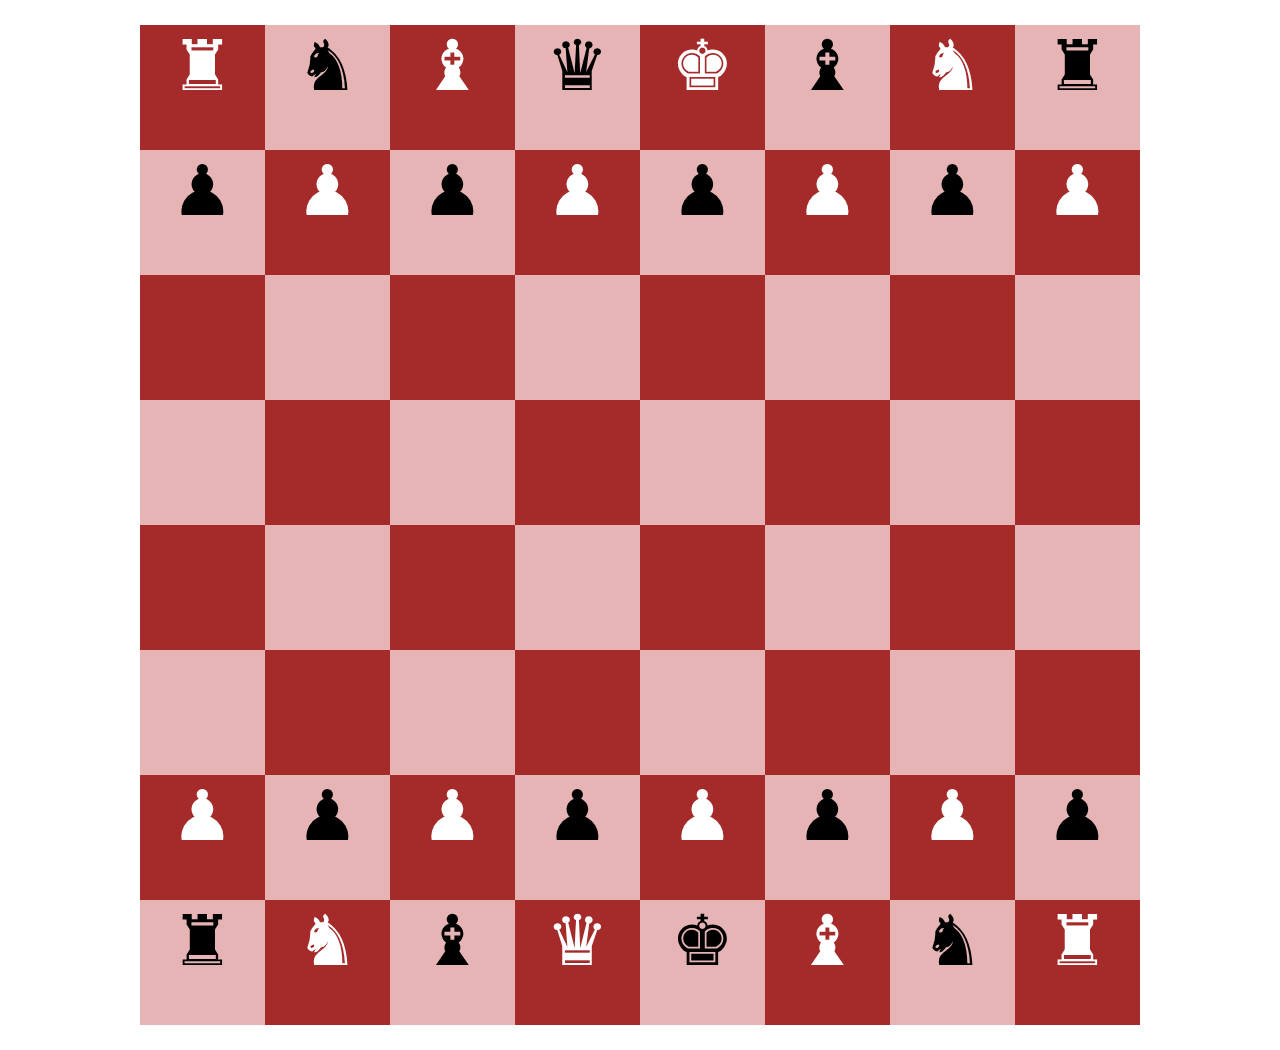
<file: chess/index.html>
<!DOCTYPE html>
<html lang="en">
<head>
    <meta charset="UTF-8">
    <meta name="viewport" content="width=device-width, initial-scale=1.0">
    <link rel="stylesheet" href="css/style.css">
    <title>Document</title>
</head>
<body>
    <section>
        <div class="container">
            <div class="chess">
                <div class="black">&#9820</div>
                <div class="white">&#9822</div>
                <div class="black">&#9821</div>
                <div class="white">&#9819</div>
                <div class="black">&#9818</div>
                <div class="white">&#9821</div>
                <div class="black">&#9822</div>
                <div class="white">&#9820</div>

                <div class="clear"></div> 

                <div class="white">&#9823</div> 
                <div class="black">&#9823</div> 
                <div class="white">&#9823</div> 
                <div class="black">&#9823</div> 
                <div class="white">&#9823</div> 
                <div class="black">&#9823</div> 
                <div class="white">&#9823</div> 
                <div class="black">&#9823</div>

                <div class="clear"></div> 

                <div class="black"></div>
                <div class="white"></div>
                <div class="black"></div>
                <div class="white"></div>
                <div class="black"></div>
                <div class="white"></div>
                <div class="black"></div>
                <div class="white"></div>

                <div class="clear"></div> 

                <div class="white"></div> 
                <div class="black"></div> 
                <div class="white"></div> 
                <div class="black"></div> 
                <div class="white"></div> 
                <div class="black"></div> 
                <div class="white"></div> 
                <div class="black"></div>

                <div class="clear"></div> 

                <div class="black"></div>
                <div class="white"></div>
                <div class="black"></div>
                <div class="white"></div>
                <div class="black"></div>
                <div class="white"></div>
                <div class="black"></div>
                <div class="white"></div>

                <div class="clear"></div>

                <div class="white"></div> 
                <div class="black"></div> 
                <div class="white"></div> 
                <div class="black"></div> 
                <div class="white"></div> 
                <div class="black"></div> 
                <div class="white"></div> 
                <div class="black"></div> 

                <div class="clear"></div> 

                <div class="black">&#9823</div>
                <div class="white">&#9823</div>
                <div class="black">&#9823</div>
                <div class="white">&#9823</div>
                <div class="black">&#9823</div>
                <div class="white">&#9823</div>
                <div class="black">&#9823</div>
                <div class="white">&#9823</div>

                <div class="clear"></div> 

                <div class="white">&#9820</div>
                <div class="black">&#9822</div>
                <div class="white">&#9821</div>
                <div class="black">&#9819</div>
                <div class="white">&#9818</div>
                <div class="black">&#9821</div>
                <div class="white">&#9822</div>
                <div class="black">&#9820</div>

                <div class="clear"></div> 
            </div>
        </div>
    </section>
</body>
</html>
</file>
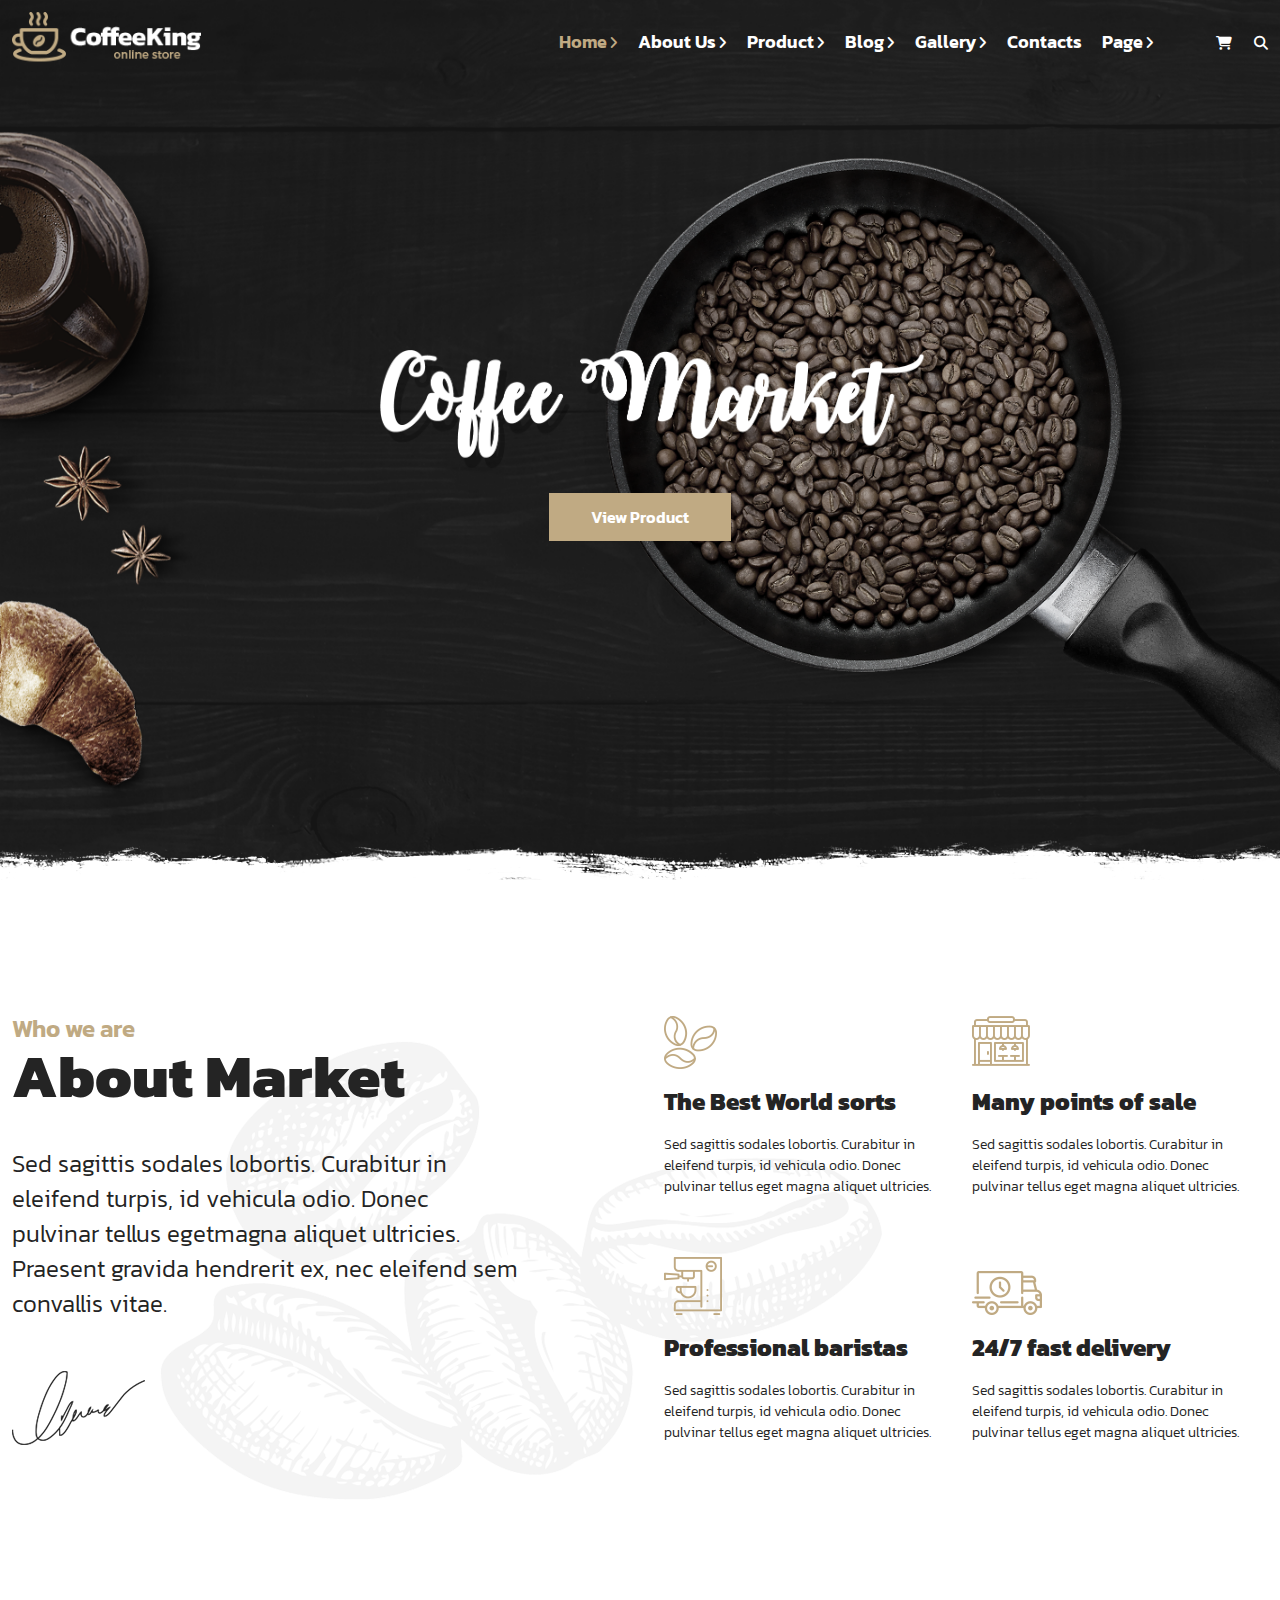
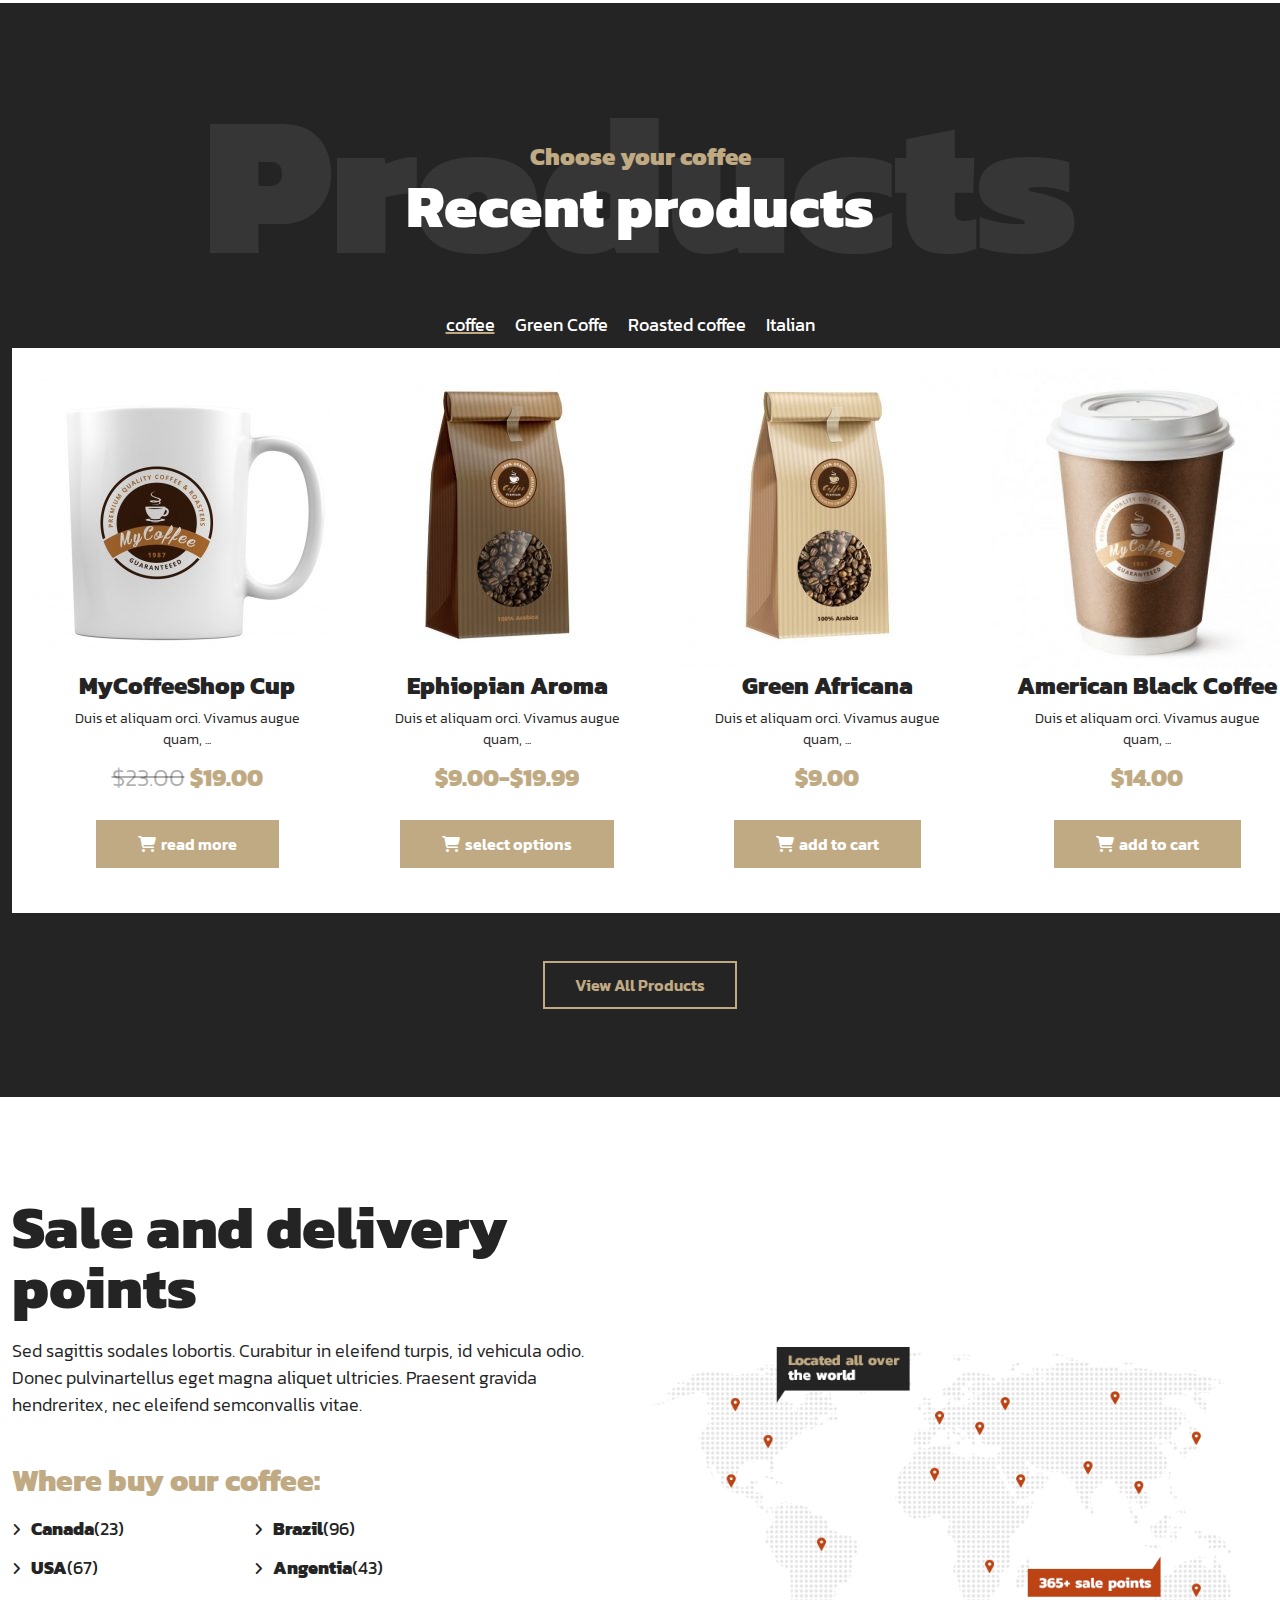
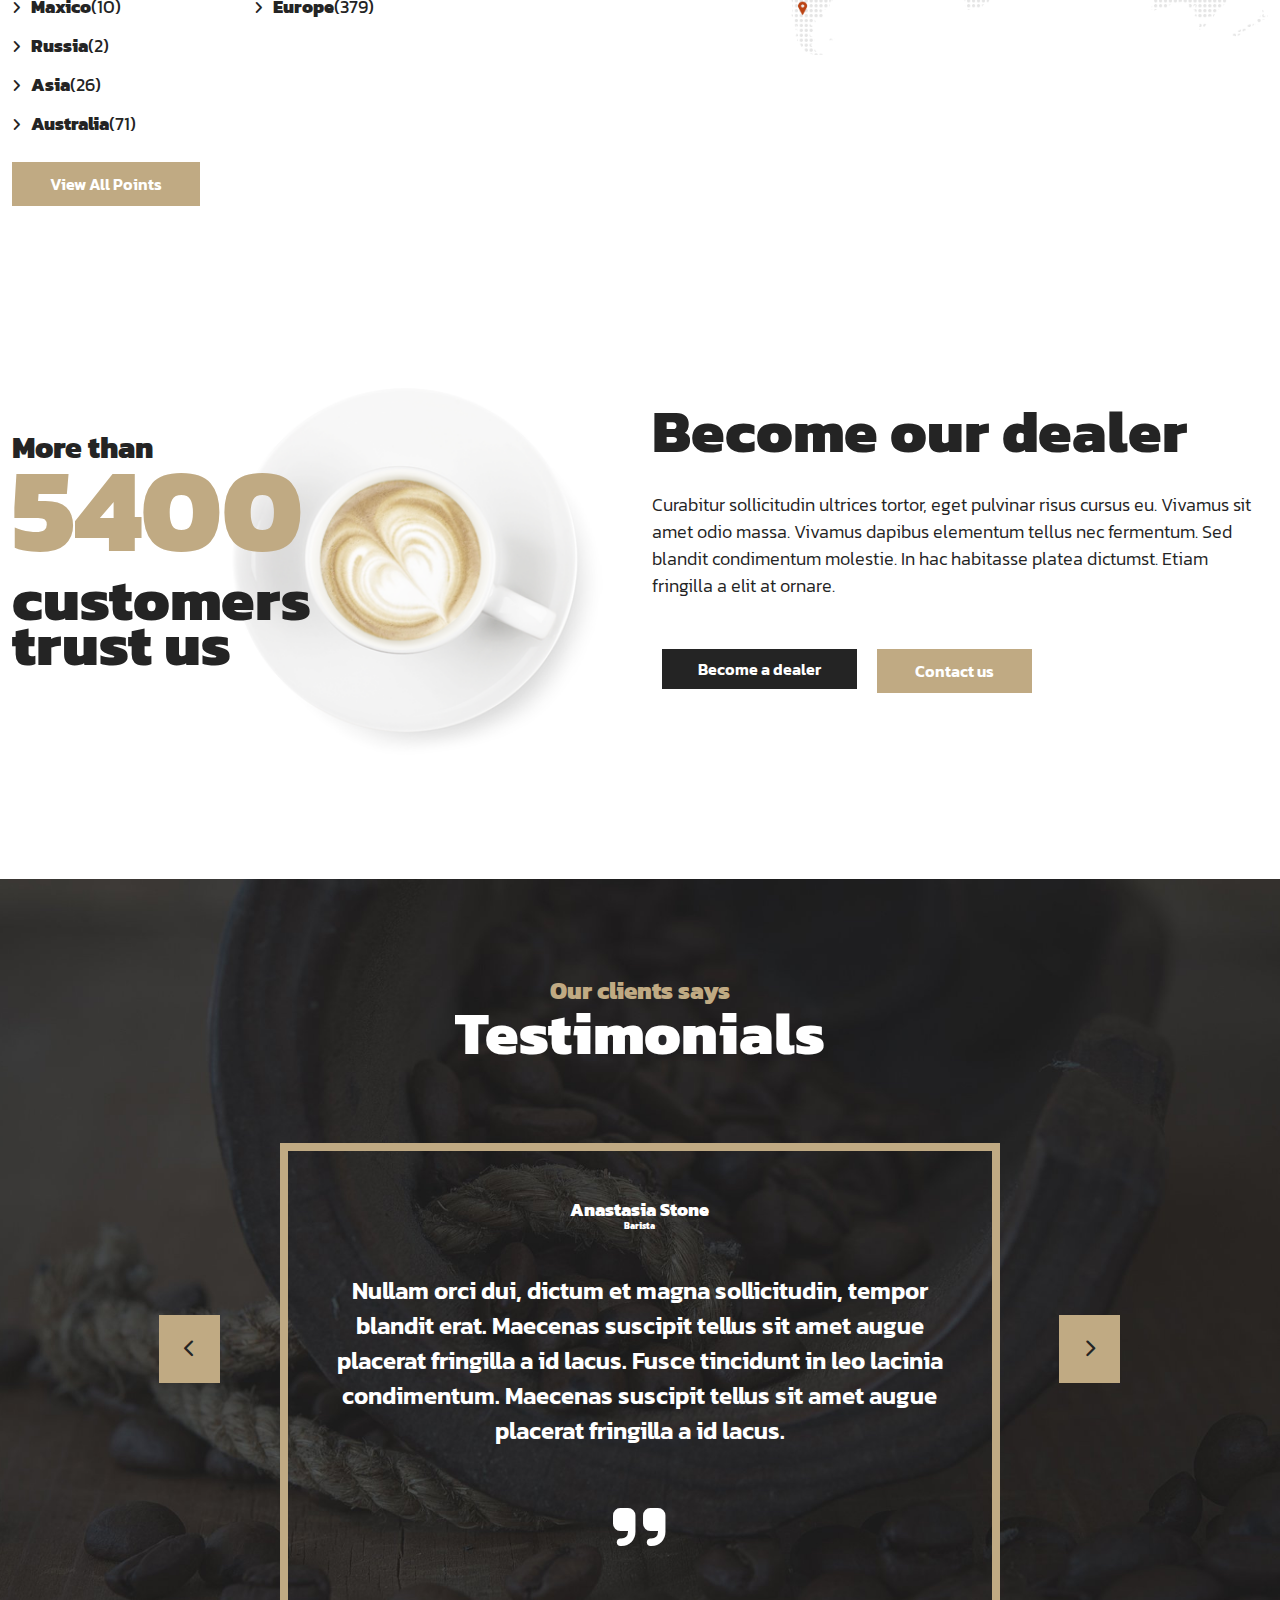
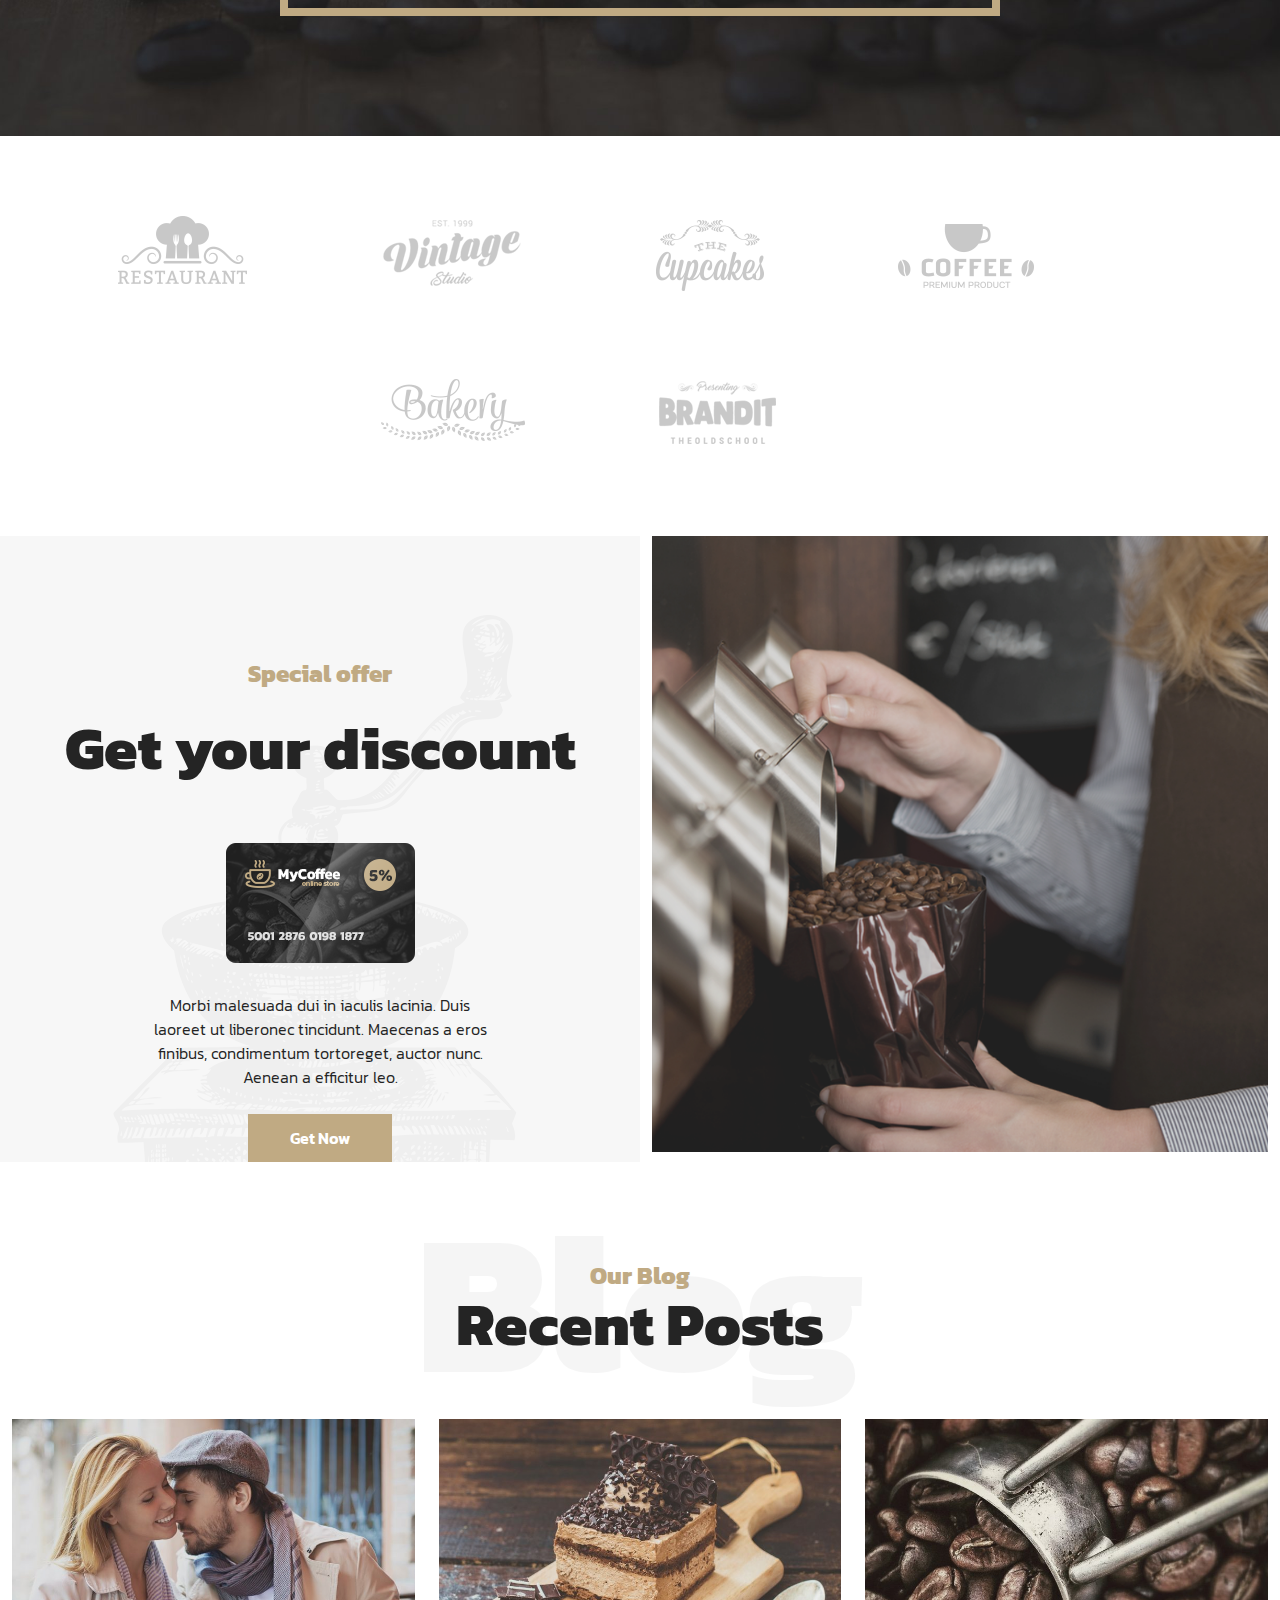
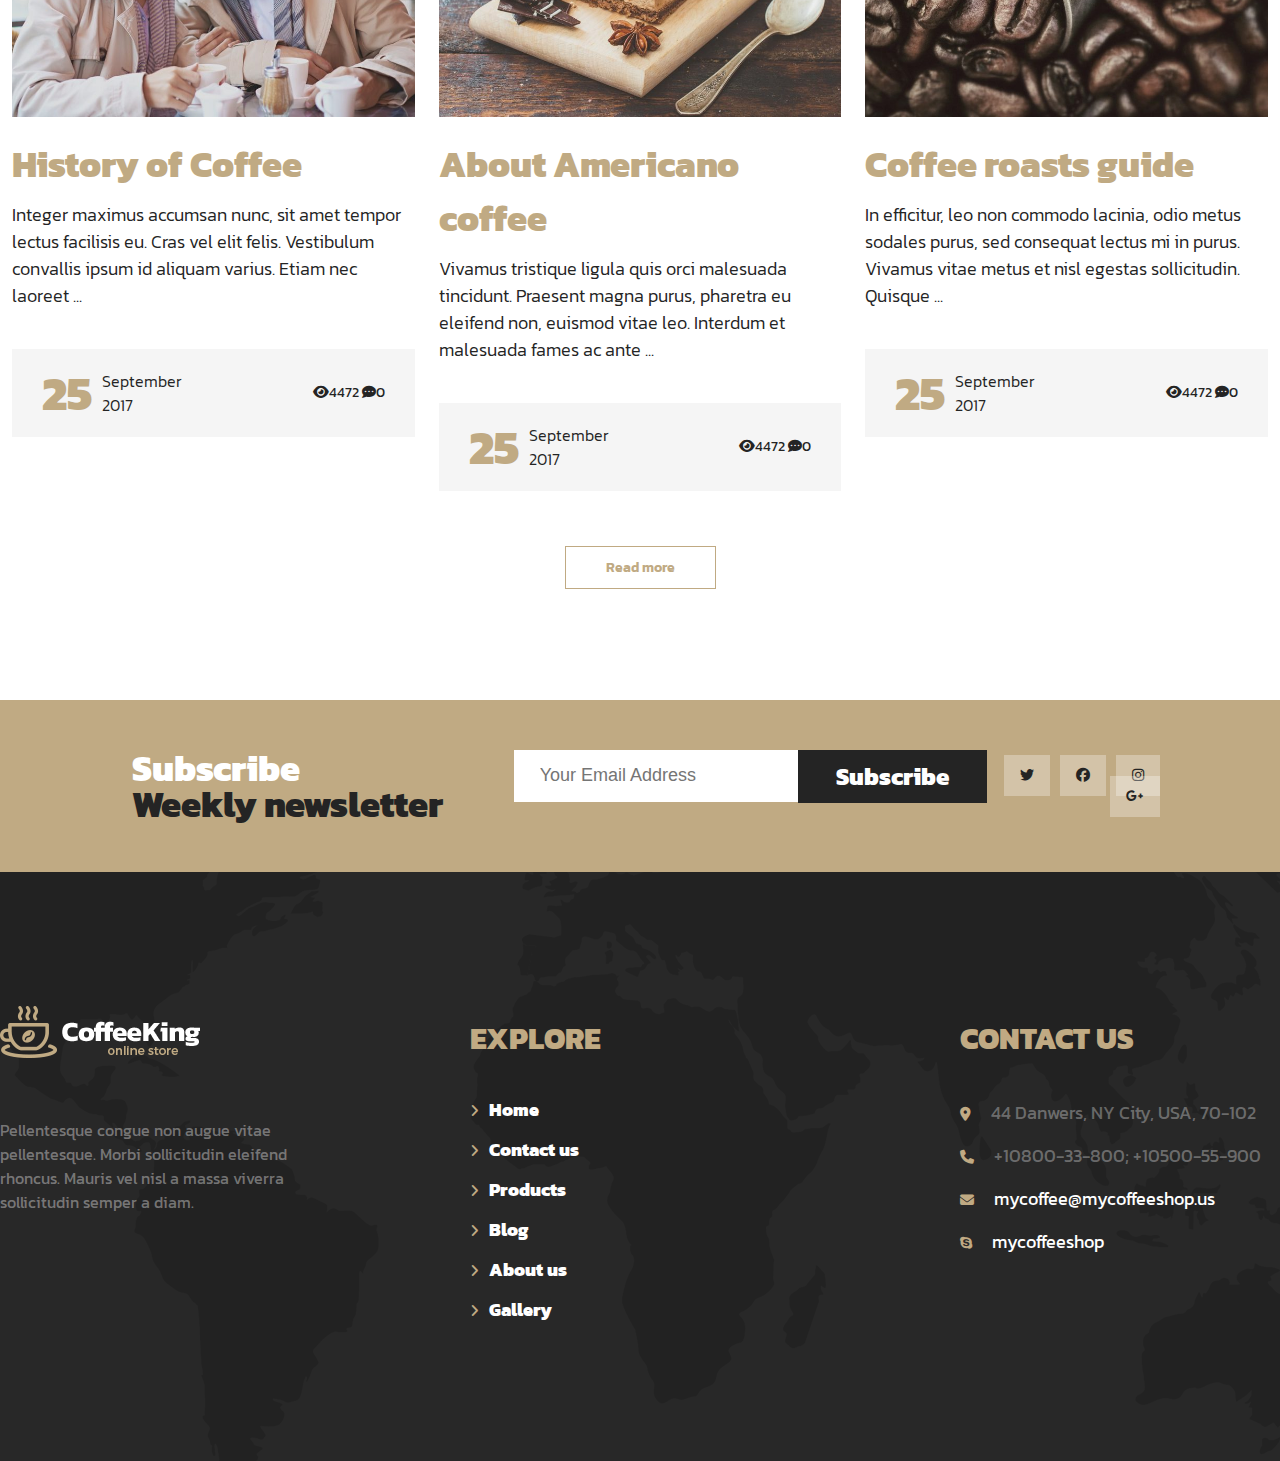
<file: css project/index.html>
<!DOCTYPE html>
<html lang="en">

<head>
    <meta charset="UTF-8">
    <meta name="viewport" content="width=device-width, initial-scale=1.0">
    <!-- custom css -->
    <link rel="stylesheet" href="assets/css/style.css">
    <!-- font link -->
    <link rel="stylesheet" href="assets/css/stylesheet.css">
    <!-- favicon -->
    <link rel="shortcut icon" href="assets/image/favicon.png" type="image/x-icon">
    <!-- icon -->
    <link rel="stylesheet" href="assets/css/all.min.css">
    <title>Coffee King</title>
</head>

<body>
    <!-- header start -->
    <header>
        <div class="container">
            <div class="row align-center">
                <div class="col-2 ">
                    <div class="logo">
                        <a href="#">
                            <img src="assets/image/logo.png" alt="">
                        </a>
                    </div>
                </div>
                <div class="col-10">
                    <div class="menu">
                        <ul class="d-flex justify-end">
                            <li>
                                <a href="#">Home<i class="fa-solid fa-angle-right"></i></a>
                                <div class="drop-down">
                                    <ul>
                                        <div class="dropdown-content">
                                            <li><a href="#">Coffee Market</a></li>
                                            <li><a href="#">Light Version</a></li>
                                            <li><a href="#">Coffee shop Dark</a></li>
                                            <li><a href="#">Coffee Cup Wave</a></li>
                                        </div>
                                    </ul>
                                </div>

                            </li>
                            <li>
                                <a href="#">About Us<i class="fa-solid fa-angle-right"></i></a>
                                <div class="drop-down">
                                    <ul>
                                        <div class="dropdown-content">
                                            <li><a href="#">About Us</a></li>
                                            <li><a href="#">Delivery</a></li>
                                            <li><a href="#">Events</a></li>
                                            <li><a href="#">Special Offers</a></li>
                                            <li><a href="#">Testimonials</a></li>
                                            <li><a href="#">Team</a></li>
                                            <li><a href="#">FAQ</a></li>
                                        </div>
                                    </ul>
                                </div>
                            </li>
                            <li>
                                <a href="#">Product<i class="fa-solid fa-angle-right"></i></a>
                                <div class="drop-down">
                                    <ul>
                                        <div class="dropdown-content">
                                            <li><a href="#">Shop </a></li>
                                            <li><a href="#">Cart</a></li>
                                            <li><a href="#">Check out</a></li>
                                            <li><a href="#">My Account</a></li>
                                        </div>
                                    </ul>
                                </div>

                            </li>
                            <li>
                                <a href="#">Blog<i class="fa-solid fa-angle-right"></i></a>
                                <div class="drop-down">
                                    <ul>
                                        <div class="dropdown-content">
                                            <li><a href="#">Blog One Column</a></li>
                                            <li><a href="#">Blog Two Column</a></li>
                                            <li><a href="#">Blog Three Column</a></li>

                                        </div>
                                    </ul>
                                </div>
                            </li>
                            <li>
                                <a href="#">Gallery<i class="fa-solid fa-angle-right"></i></a>
                                <div class="drop-down">
                                    <ul>
                                        <div class="dropdown-content">
                                            <li><a href="#">Gallery 2-Column</a></li>
                                            <li><a href="#">Gallery 3-Column</a></li>
                                            <li><a href="#">Gallery 4-Column</a></li>
                                        </div>
                                    </ul>
                                </div>
                            </li>
                            <li>
                                <a href="#">Contacts</a>
                            </li>
                            <li>
                                <a href="#">Page<i class="fa-solid fa-angle-right"></i></a>
                                <div class="drop-down">
                                    <ul>
                                        <div class="dropdown-content">
                                            <li>
                                                <a href="#">Typography<i class="fa-solid fa-angle-right"></i></a>
                                                <div class="sub-menu">
                                                    <ul>
                                                        <div class="submenu-content">
                                                            <li><a href="#">Headers</a></li>
                                                            <li><a href="#">Text</a></li>
                                                            <li><a href="#">Text Column</a></li>
                                                            <li><a href="#">Table</a></li>
                                                            <li><a href="#">Separators</a></li>
                                                        </div>
                                                    </ul>
                                                </div>
                                            </li>
                                            <li>
                                                <a href="#">Form Element<i class="fa-solid fa-angle-right"></i></a>
                                                <div class="sub-menu">
                                                    <ul>
                                                        <div class="submenu-content">
                                                            <li><a href="#">Button</a></li>
                                                            <li><a href="#">Forms</a></li>
                                                        </div>
                                                    </ul>
                                                </div>
                                            </li>
                                            <li>
                                                <a href="#">Short code<i class="fa-solid fa-angle-right"></i></a>
                                                <div class="sub-menu">
                                                    <ul>
                                                        <div class="submenu-content">
                                                            <li><a href="#">According</a></li>
                                                            <li><a href="#">Alert</a></li>
                                                            <li><a href="#">Tab</a></li>
                                                            <li><a href="#">Short Codes</a></li>
                                                        </div>
                                                    </ul>
                                                </div>
                                            </li>
                                            <li>
                                                <a href="#">List<i class="fa-solid fa-angle-right"></i></a>
                                                <div class="sub-menu">
                                                    <ul>
                                                        <div class="submenu-content">
                                                            <li><a href="#">Icons</a></li>
                                                            <li><a href="#">Lists and Social Icons</a></li>
                                                        </div>
                                                    </ul>
                                                </div>
                                            </li>
                                            <li><a href="#">404 Page</a></li>
                                            <li><a href="#">Comming Soon </a></li>
                                            <li><a href="#">Under Construction</a></li>
                                        </div>
                                    </ul>
                                </div>
                            </li>
                            <li>
                                <a href="#"><i class="fa-solid fa-cart-shopping"></i></a>
                            </li>
                            <li>
                                <a href="#"><i class="fa-solid fa-magnifying-glass"></i></a>
                            </li>
                        </ul>
                    </div>
                </div>
            </div>
        </div>
    </header>
    <!-- header end -->
    <!-- banner start -->
    <section class="banner d-flex justify-center ">
        <div class="container">
            <div class="row ">
                <div class="banner-content">
                    <img src="assets/image/home-2-logo-1.png" alt="">
                    <div class="d-flex justify-center">
                        <a href="#">View Product</a>
                    </div>
                </div>
            </div>
        </div>
    </section>
    <!-- banner end -->
    <!-- About start -->
    <section class="about">
        <div class="container">
            <div class="row">
                <div class="col-6 about-content">
                    <h5>Who we are</h5>
                    <h2>About Market</h2>
                    <p>Sed sagittis sodales lobortis. Curabitur in eleifend turpis, id vehicula odio. Donec pulvinar
                        tellus egetmagna aliquet ultricies. Praesent gravida hendrerit ex, nec eleifend sem convallis
                        vitae.</p>
                    <img src="assets/image/sign-1.png" alt="">
                </div>
                <div class="col-6 about-icon d-flex">
                    <div class="col-6">
                        <img src="assets/image/about-icon-1.png" alt="">
                        <h3>The Best World sorts</h3>
                        <p>Sed sagittis sodales lobortis. Curabitur in eleifend turpis, id vehicula odio. Donec pulvinar
                            tellus eget magna aliquet ultricies.</p>
                        <img src="assets/image/about-icon-3.png" alt="">
                        <h3>Professional baristas</h3>
                        <p>Sed sagittis sodales lobortis. Curabitur in eleifend turpis, id vehicula odio. Donec pulvinar
                            tellus eget magna aliquet ultricies.</p>
                    </div>
                    <div class="col-6">
                        <img src="assets/image/about-icon-2.png" alt="">
                        <h3>Many points of sale</h3>
                        <p>Sed sagittis sodales lobortis. Curabitur in eleifend turpis, id vehicula odio. Donec pulvinar
                            tellus eget magna aliquet ultricies.</p>
                        <img src="assets/image/about-icon-4.png" alt="">
                        <h3>24/7 fast delivery</h3>
                        <p>Sed sagittis sodales lobortis. Curabitur in eleifend turpis, id vehicula odio. Donec pulvinar
                            tellus eget magna aliquet ultricies.</p>
                    </div>
                </div>
            </div>
        </div>
    </section>
    <!-- About end -->
    <!-- product start -->
    <section class="product">
        <div class="container">
            <div class="col-12">
                <div class="title ">
                    <h4>Choose your coffee</h4>
                    <h3>Recent products</h3>
                    <p>Products</p>

                </div>
            </div>
            <div class="col-12">
                <ul class="d-flex justify-center">
                    <li><a href="#">coffee</a></li>
                    <li><a href="#">Green Coffe</a></li>
                    <li><a href="#">Roasted coffee</a></li>
                    <li><a href="#">Italian</a></li>
                </ul>
            </div>
            <div class="product-fluid d-flex">
                <div class="col-3 ">
                    <div class=" product-card ">
                        <div class="product-img">
                            <a href="#"><img src="assets/image/coffee_item1-300x300.jpg" alt=""></a>
                        </div>
                        <div class="product-content">

                            <h3>MyCoffeeShop Cup</h3>
                            <p>Duis et aliquam orci. Vivamus augue quam, ...</p>
                            <div class="price d-flex justify-center">
                                <h5>$23.00</h5>
                                <h4>$19.00</h4>
                            </div>
                            <a href="#"><i class="fa-solid fa-cart-shopping"></i>read more </a>
                        </div>
                    </div>
                </div>
                <div class="col-3 ">
                    <div class=" product-card ">
                        <div class="product-img">
                            <a href="#"><img src="assets/image/coffee_item3-300x300.jpg" alt=""></a>
                        </div>
                        <div class="product-content">

                            <h3>Ephiopian Aroma</h3>
                            <p>Duis et aliquam orci. Vivamus augue quam, ...</p>
                            <div class="price d-flex justify-center">
                                <h2>$9.00-$19.99</h2>
                            </div>
                            <a href="#"><i class="fa-solid fa-cart-shopping"></i>select options </a>
                        </div>
                    </div>
                </div>
                <div class="col-3 ">
                    <div class=" product-card ">
                        <div class="product-img">
                            <a href="#"><img src="assets/image/coffee_item2-300x300.jpg" alt=""></a>
                        </div>
                        <div class="product-content">

                            <h3>Green Africana</h3>
                            <p>Duis et aliquam orci. Vivamus augue quam, ...</p>
                            <div class="price d-flex justify-center">
                                <h4>$9.00</h4>
                            </div>
                            <a href="#"><i class="fa-solid fa-cart-shopping"></i>add to cart </a>
                        </div>
                    </div>
                </div>
                <div class="col-3 ">
                    <div class=" product-card ">
                        <div class="product-img">
                            <a href="#"><img src="assets/image/coffee_item4-300x300.jpg" alt=""></a>
                        </div>
                        <div class="product-content">

                            <h3>American Black Coffee</h3>
                            <p>Duis et aliquam orci. Vivamus augue quam, ...</p>
                            <div class="price d-flex justify-center">
                                <h4>$14.00</h4>
                            </div>
                            <a href="#"><i class="fa-solid fa-cart-shopping"></i>add to cart </a>
                        </div>
                    </div>
                </div>
            </div>
            <div class="col-12 d-flex justify-center">
                <div class="button ">
                    <a href="#">View All Products</a>
                </div>
            </div>
        </div>

        </div>
    </section>
    <!-- product end  -->
    <!-- sale point start -->
    <section class="sale-point">
        <div class="container">
            <div class="row">
                <div class="col-6">
                    <h2>Sale and delivery points</h2>
                    <p>Sed sagittis sodales lobortis. Curabitur in eleifend turpis, id vehicula odio. Donec
                        pulvinartellus eget magna aliquet ultricies. Praesent gravida hendreritex, nec eleifend
                        semconvallis vitae.</p>
                    <h3>Where buy our coffee: </h3>
                    <div class=" country d-flex">
                        <ul>
                            <li><i class="fa-solid fa-angle-right"></i><a href="#"><strong>Canada</strong>(23)</a></li>
                            <li><i class="fa-solid fa-angle-right"></i><a href="#"><strong>USA</strong>(67)</a></li>
                            <li><i class="fa-solid fa-angle-right"></i><a href="#"><strong>Maxico</strong>(10)</a></li>
                        </ul>
                        <ul>
                            <li><i class="fa-solid fa-angle-right"></i><a href="#"><strong>Brazil</strong>(96)</a></li>
                            <li><i class="fa-solid fa-angle-right"></i><a href="#"><strong>Angentia</strong>(43)</a>
                            </li>
                            <li><i class="fa-solid fa-angle-right"></i><a href="#"><strong>Europe</strong>(379)</a></li>
                        </ul>
                        <ul>
                            <li><i class="fa-solid fa-angle-right"></i><a href="#"><strong>Russia</strong>(2)</a></li>
                            <li><i class="fa-solid fa-angle-right"></i><a href="#"><strong>Asia</strong>(26)</a></li>
                            <li><i class="fa-solid fa-angle-right"></i><a href="#"><strong>Australia</strong>(71)</a>
                            </li>
                        </ul>
                    </div>
                    <div class="button"><a href="#">View All Points</a></div>

                </div>
                <div class="col-6 d-flex align-center ">
                    <img src="assets/image/map.png" alt="">
                </div>
            </div>
        </div>
    </section>
    <!-- sale point End  -->
    <!-- dealer start  -->
    <section class="dealer">
        <div class="container ">
            <div class="row ">
                <div class="col-6 ">
                    <div class=" dealer-image d-flex ">
                        <div class="dealer-info">
                            <h4>More than</h4>
                            <h2>5400</h2>
                            <h3>customers</h3>
                            <h5>trust us</h5>
                        </div>
                    </div>

                </div>
                <div class="col-6 dealer-content">
                    <h2>Become our dealer</h2>
                    <p>Curabitur sollicitudin ultrices tortor, eget pulvinar risus cursus eu. Vivamus sit amet odio
                        massa. Vivamus dapibus elementum tellus nec fermentum. Sed blandit condimentum molestie. In hac
                        habitasse platea dictumst. Etiam fringilla a elit at ornare.</p>
                    <div class="d-flex">
                        <div class="become-dealer"><a href="#">Become a dealer</a></div>
                        <div class="contactus"><a href="#">Contact us</a></div>
                    </div>
                </div>
            </div>
        </div>
    </section>
    <!-- dealer end  -->
    <!-- testimonials satrt  -->
    <section class="testimonial">
        <div class="container">
            <div class="title">
                <div class="col-12  ">
                    <h4>Our clients says</h4>
                    <h2>Testimonials</h2>
                </div>
            </div>
            <div class="testimonial-content d-flex align-center">
                <div class="col-2 d-flex justify-center">
                    <a href="#"><i class="fa-solid fa-chevron-left"></i></a>
                </div>
                <div class="col-8 testimonial-info justify-center">
                    <h5>Anastasia Stone</h5>
                    <h6>Barista</h6>
                    <p>Nullam orci dui, dictum et magna sollicitudin, tempor blandit erat. Maecenas suscipit tellus sit
                        amet augue placerat fringilla a id lacus. Fusce tincidunt in leo lacinia condimentum. Maecenas
                        suscipit tellus sit amet augue placerat fringilla a id lacus.</p>
                    <h2><i class="fa-solid fa-quote-right"></i></h2>
                </div>
                <div class="col-2 d-flex justify-center">
                    <a href=""><i class="fa-solid fa-chevron-right"></i></a>
                </div>
            </div>
        </div>
        </div>
    </section>
    <!-- testimonials end  -->
    <!-- icons start  -->
    <section>
        <div class="container">
            <div class="row">
                <div class="icon d-flex justify-center">
                    <img src="assets/image/restaurants.png" alt="">
                    <img src="assets/image/vintage.png" alt="">
                    <img src="assets/image/cupcake.png" alt="">
                    <img src="assets/image/coffe_logo2.png" alt="">
                    <img src="assets/image/bakery.png" alt="">
                    <img src="assets/image/brandit.png" alt="">
                </div>
            </div>
        </div>
    </section>
    <!-- icons end  -->
    <!-- special-offer start -->
    <section class="special-offer d-flex ">
        <div class="container ">
            <div class="row ">

                <div class="col-6 offer-info ">
                    <h5>Special offer</h5>
                    <h2>Get your discount</h2>
                    <div class="d-flex justify-center"><img src="assets/image/card.png" alt=""></div>

                    <p>Morbi malesuada dui in iaculis lacinia. Duis laoreet ut liberonec tincidunt. Maecenas a eros
                        finibus, condimentum tortoreget, auctor nunc. Aenean a efficitur leo.</p>
                    <div class="d-flex justify-center"><a href="#">Get Now</a>
                    </div>

                </div>
                <div class="col-6">
                    <img src="assets/image/coffe_back.png" alt="">
                </div>




            </div>
        </div>
    </section>
    <!-- special-offer  end-->
    <!-- Blog start -->
    <section class="blog">
        <div class="container">
            <div class="col-12">
                <div class="title ">
                    <h4>Our Blog</h4>
                    <h3>Recent Posts</h3>
                    <p>Blog</p>
                </div>
            </div>
            <div class="blog-content d-flex">
                <div class="col-4">
                    <div class="blog-image">
                        <a href="#"> <img src="assets/image/blog1-770x570.jpg" alt=""></a>
                    </div>
                    <a href="#">
                        <h3>History of Coffee</h3>
                    </a>
                    <p>Integer maximus accumsan nunc, sit amet tempor lectus facilisis eu. Cras vel elit felis.
                        Vestibulum convallis ipsum id aliquam varius. Etiam nec laoreet ...</p>
                    <div class="blog-info d-flex justify-between align-center">
                        <div class="d-flex align-center">
                            <a href="#">
                                <h4>25</h4>
                            </a>
                            <a href="">
                                <span>September </span><br>
                                <span>2017</span>
                            </a>
                        </div>
                        <div class="blog-icon">
                            <a href="#"><i class="fa-solid fa-eye"></i>4472</a>
                            <a href="#"><i class="fa-solid fa-comment-dots"></i>0</a>
                        </div>
                    </div>
                </div>


                <div class="col-4">
                    <div class="blog-image">
                        <a href="#"> <img src="assets/image/blog2-770x570.jpg" alt=""></a>
                    </div>
                    <a href="#">
                        <h3>About Americano coffee</h3>
                    </a>
                    <p>Vivamus tristique ligula quis orci malesuada tincidunt. Praesent magna purus, pharetra eu
                        eleifend non, euismod vitae leo. Interdum et malesuada fames ac ante ...</p>
                    <div class="blog-info d-flex justify-between align-center">
                        <div class="d-flex align-center">
                            <a href="#">
                                <h4>25</h4>
                            </a>
                            <a href="">
                                <span>September </span><br>
                                <span>2017</span>
                            </a>
                        </div>

                        <div class="blog-icon">
                            <a href="#"><i class="fa-solid fa-eye"></i>4472</a>
                            <a href="#"><i class="fa-solid fa-comment-dots"></i>0</a>
                        </div>
                    </div>
                </div>
                <div class="col-4">
                    <div class="blog-image">
                        <a href="#"> <img src="assets/image/blog3-770x570.jpg" alt=""></a>
                    </div>
                    <a href="#">
                        <h3>Coffee roasts guide</h3>
                    </a>
                    <p>In efficitur, leo non commodo lacinia, odio metus sodales purus, sed consequat lectus mi in
                        purus. Vivamus vitae metus et nisl egestas sollicitudin. Quisque ...</p>

                    <div class="blog-info d-flex justify-between align-center">
                        <div class="d-flex align-center">
                            <a href="#">
                                <h4>25</h4>
                            </a>
                            <a href="">
                                <span>September </span><br>
                                <span>2017</span>
                            </a>
                        </div>
                            <div class="blog-icon">
                                <a href="#"><i class="fa-solid fa-eye"></i>4472</a>
                                <a href="#"><i class="fa-solid fa-comment-dots"></i>0</a>
                            </div>
                        </div>
                    </div>
                </div>
            </div>
            <div class="col-12 blog-button d-flex justify-center">
                <a href="#">
                    Read more
                </a>
            </div>

        </div>
    </section>
    <!-- blog End -->

    <section>
        <div class="container">
            <div class="subscribe d-flex justify-center ">
                <div class="col-4">
                    <h2>Subscribe</h2>
                    <h3>Weekly newsletter</h3>
                </div>
                <div class="col-4 form-info">
                    <form action="#">
                        <input type="email" placeholder="Your Email Address">
                        <a href="#">Subscribe</a>
                    </form>
                </div>
                <div class="col-4 icon ">
                    <ul class="d-flex justify-end ">
                        <li><a href="#"><i class="fa-brands fa-twitter"></i></a></li>
                        <li><a href="#"><i class="fa-brands fa-facebook"></i></a></li>
                        <li><a href="#"><i class="fa-brands fa-instagram"></i></a></li>
                        <li><a href="#"><i class="fa-brands fa-google-plus-g"></i></a></li>
                    </ul>
                </div>
            </div>
        </div>
    </section>
    <!-- footer start  -->
    <footer>
        <div class="container">
            <div class="row">
                <div class="col-3 footer-info">
                    <img src="assets/image/logo.png" alt="">
                    <p>Pellentesque congue non augue vitae pellentesque. Morbi sollicitudin eleifend rhoncus. Mauris vel
                        nisl a massa viverra sollicitudin semper a diam.</p>
                </div>
                <div class="col-6 explore ">
                    <h3>EXPLORE</h3>
                    <div class=" d-flex">
                        <ul>
                            <li><a href="#"><i class="fa-solid fa-angle-right"></i>Home</a></li>
                            <li><a href="#"><i class="fa-solid fa-angle-right"></i>Contact us</a></li>
                            <li><a href="#"><i class="fa-solid fa-angle-right"></i>Products</a></li>
                        </ul>
                        <ul>
                            <li><a href="#"><i class="fa-solid fa-angle-right"></i>Blog</a></li>
                            <li><a href="#"><i class="fa-solid fa-angle-right"></i>About us</a></li>
                            <li><a href="#"><i class="fa-solid fa-angle-right"></i>Gallery</a></li>
                        </ul>
                    </div>
                </div>
                <div class="col-3 contact">
                    <h3>CONTACT US </h3>
                    <ul>
                        <li><i class="fa-solid fa-location-dot"></i>44 Danwers, NY City, USA, 70-102</li>
                        <li><i class="fa-solid fa-phone"></i>+10800-33-800; +10500-55-900</li>
                        <li><a href="#"><i class="fa-solid fa-envelope"></i>mycoffee@mycoffeeshop.us</a></li>
                        <li><a href="#"><i class="fa-brands fa-skype"></i>mycoffeeshop</a></li>
                    </ul>
                </div>
            </div>
        </div>
    </footer>
    <!-- footer end  -->
</body>

</html>
</file>
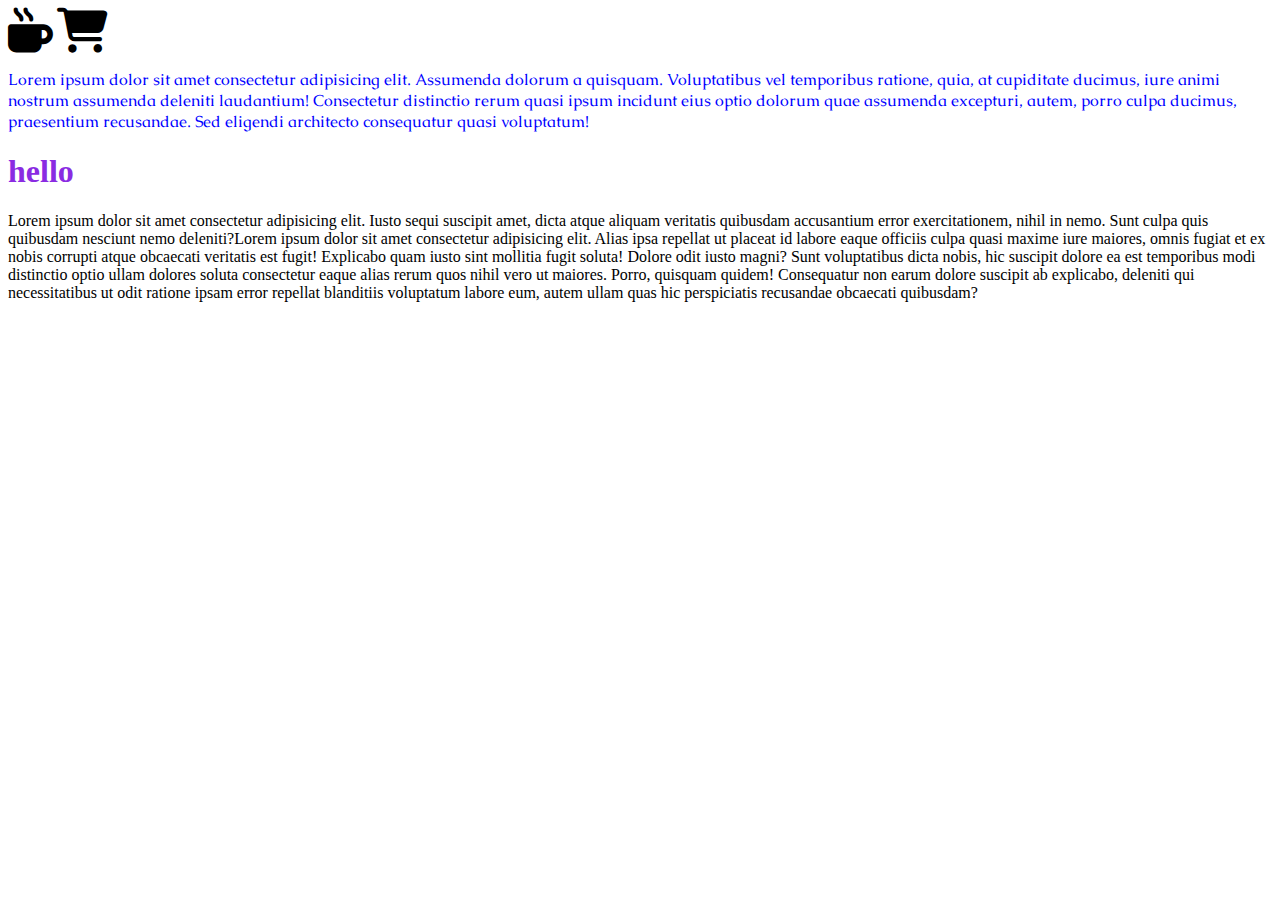
<file: lecture 1.1/index.html>
<!DOCTYPE html>
<html lang="en">
<head>
    <meta charset="UTF-8">
    <meta name="viewport" content="width=device-width, initial-scale=1.0">
    <title>Document</title>
    <link rel="stylesheet" href="css/style.css">
    
    <link rel="shortcut icon" href="image/house-solid.svg" type="image/x-icon">
    <link rel="stylesheet" href="css/all.min.css">
    <link rel="stylesheet" href="css/stylesheet.css">
    
    <link href="https://fonts.googleapis.com/css2?family=Caudex:ital,wght@0,400;0,700;1,400;1,700&family=DM+Serif+Display:ital@0;1&family=Gabriela&family=Libre+Baskerville:ital,wght@0,400;0,700;1,400&display=swap" rel="stylesheet">


</head>
<body>
    <i class="fa-solid fa-mug-hot"></i>
    <i class="fa-solid fa-cart-shopping"></i>
    <p class="p1">Lorem ipsum dolor sit amet consectetur adipisicing elit. Assumenda dolorum a quisquam. Voluptatibus vel temporibus ratione, quia, at cupiditate ducimus, iure animi nostrum assumenda deleniti laudantium! Consectetur distinctio rerum quasi ipsum incidunt eius optio dolorum quae assumenda excepturi, autem, porro culpa ducimus, praesentium recusandae. Sed eligendi architecto consequatur quasi voluptatum!</p>
    <h1>hello</h1>
    <p>Lorem ipsum dolor sit amet consectetur adipisicing elit. Iusto sequi suscipit amet, dicta atque aliquam veritatis quibusdam accusantium error exercitationem, nihil in nemo. Sunt culpa quis quibusdam nesciunt nemo deleniti?Lorem ipsum dolor sit amet consectetur adipisicing elit. Alias ipsa repellat ut placeat id labore eaque officiis culpa quasi maxime iure maiores, omnis fugiat et ex nobis corrupti atque obcaecati veritatis est fugit! Explicabo quam iusto sint mollitia fugit soluta! Dolore odit iusto magni? Sunt voluptatibus dicta nobis, hic suscipit dolore ea est temporibus modi distinctio optio ullam dolores soluta consectetur eaque alias rerum quos nihil vero ut maiores. Porro, quisquam quidem! Consequatur non earum dolore suscipit ab explicabo, deleniti qui necessitatibus ut odit ratione ipsam error repellat blanditiis voluptatum labore eum, autem ullam quas hic perspiciatis recusandae obcaecati quibusdam?</p>
    
</body>
</html>
</file>
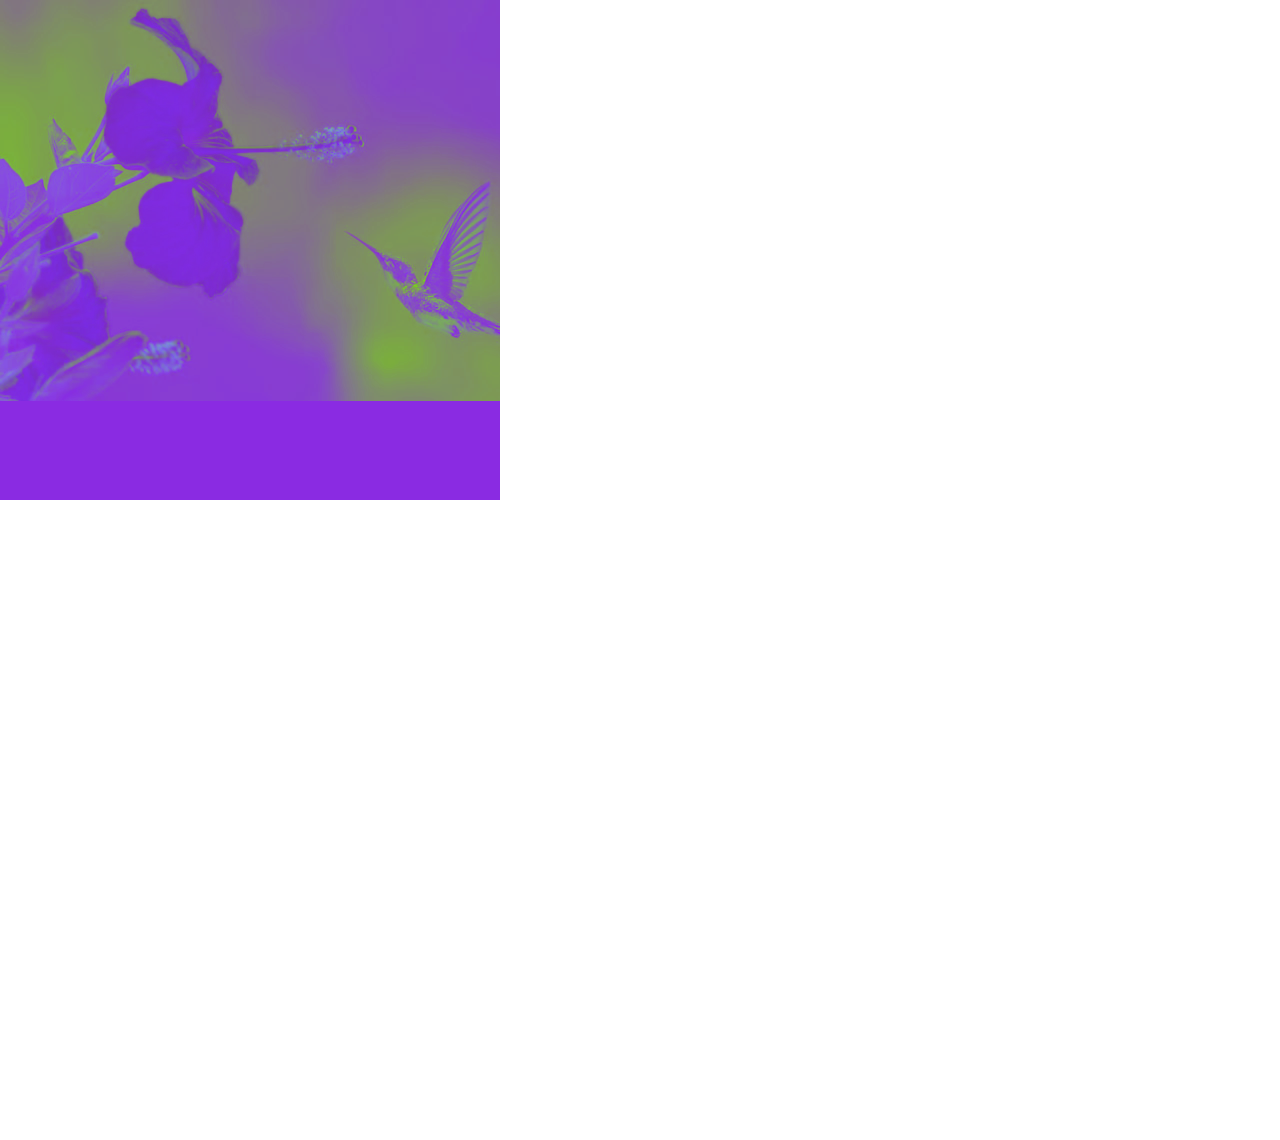
<file: lecture 1.2/index.html>
<!DOCTYPE html>
<html lang="en">
<head>
    <meta charset="UTF-8">
    <meta name="viewport" content="width=device-width, initial-scale=1.0">
    <link rel="stylesheet" href="css/style.css">
    <title>Document</title>
</head>
<body>
    <section>
        <div class="container">
            <div class="box">
               
            </div>
        </div>
    </section>
</body>
</html>
</file>
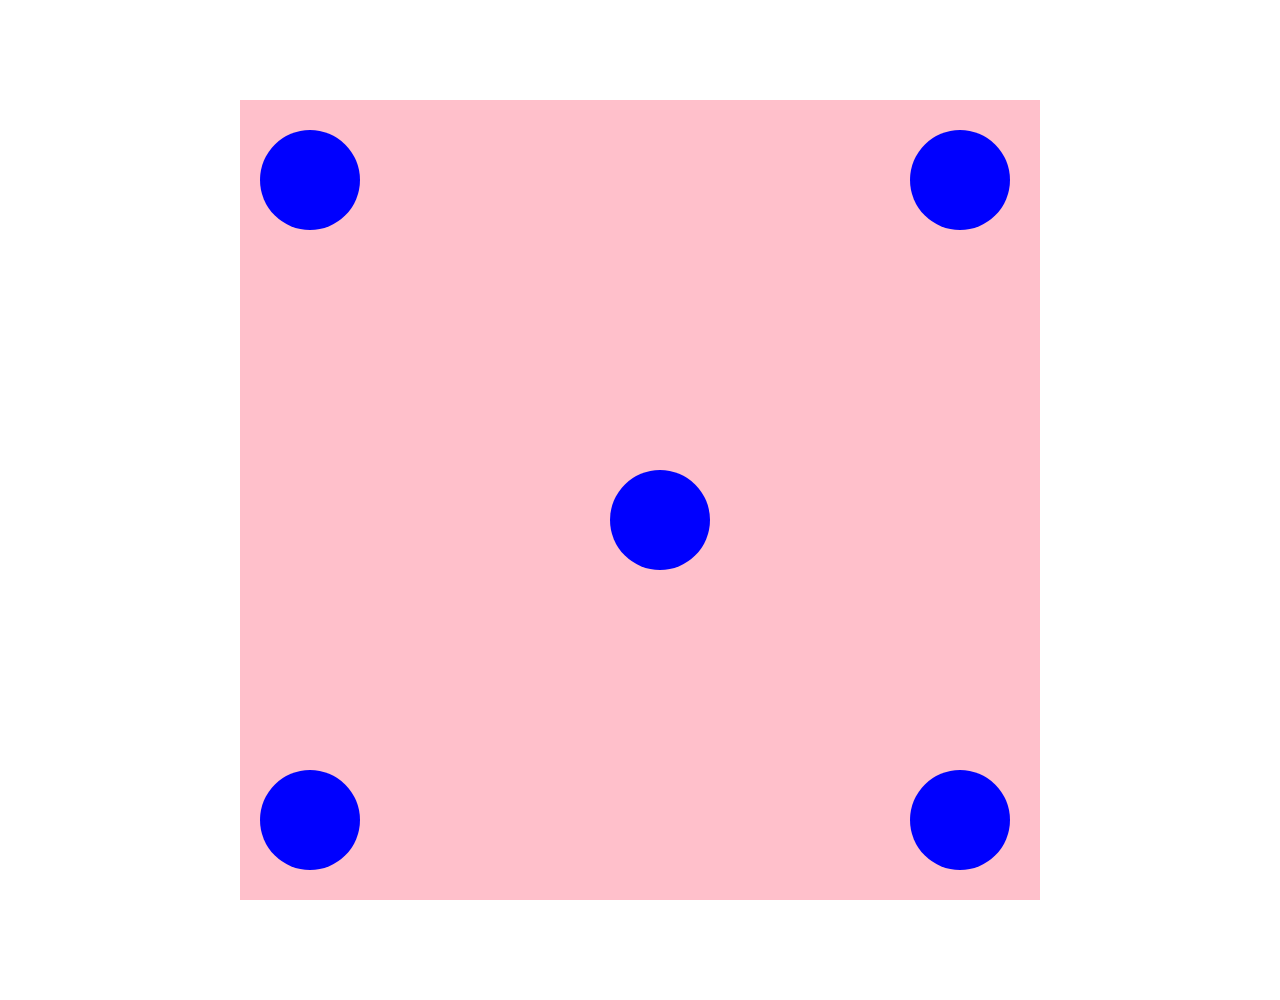
<file: lecture 1.3/index.html>
<!DOCTYPE html>
<html lang="en">

<head>
    <meta charset="UTF-8">
    <meta name="viewport" content="width=device-width, initial-scale=1.0">
    <link rel="stylesheet" href="css/style.css">
    <title>Document</title>
</head>

<body>
    <div class="card">
        <div class="box"></div>
        <div class="box"></div>
        <div class="box"></div>
        <div class="box"></div>
        <div class="box"></div>
    </div>
</body>

</html>
</file>
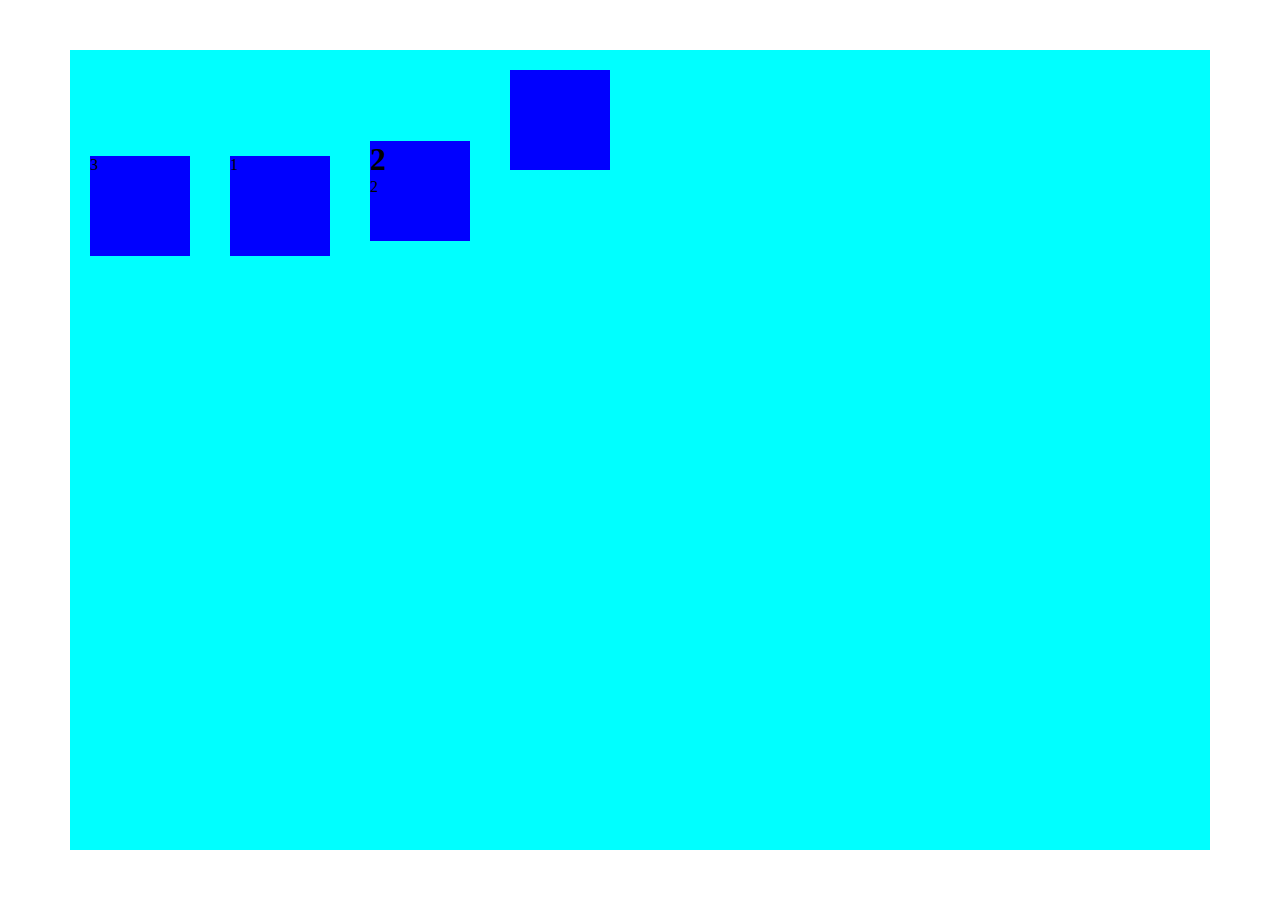
<file: lecture 1.4/index.html>
<!DOCTYPE html>
<html lang="en">
<head>
    <meta charset="UTF-8">
    <meta name="viewport" content="width=device-width, initial-scale=1.0">
    <link rel="stylesheet" href="css/style.css">
    <title>Document</title>
</head>
<body>
        <section>
            <div class="contaner">
                <div class="main">
                    <div class="box">1</div>
                    <div class="box"><h1>2</h1>2</div>
                    <div class="box order" >3</div>
                    <div class="box"></div>
                    
                </div>

            </div>
        </section>
</body>
</html>
</file>
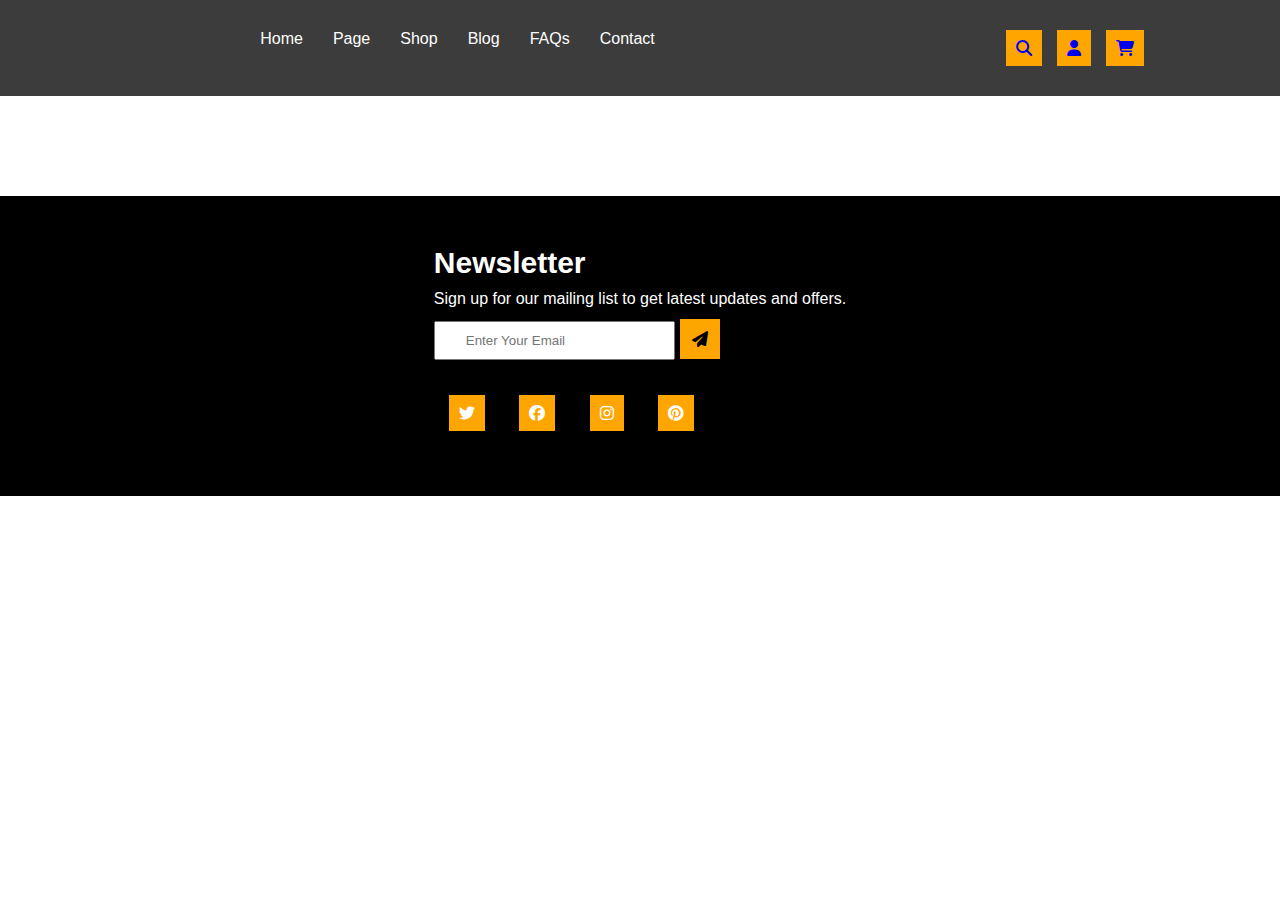
<file: css exam/header/index.html>
<!DOCTYPE html>
<html lang="en">

<head>
    <meta charset="UTF-8">
    <meta name="viewport" content="width=device-width, initial-scale=1.0">
    <!-- custom css  -->
    <link rel="stylesheet" href="assets/style.css">
    <!-- icon  -->
    <link rel="stylesheet" href="assets/all.min.css">

    <title>Document</title>
</head>

<body>
    <!-- header start  -->
    <header>
        <div class="container">
            <div class="row  ">
                <div class="col-9 menu ">

                    <ul class="d-flex justify-center">
                        <li><a href="#">Home</a></li>
                        <li><a href="#">Page</a>
                            <ul class="dropdown">
                                <li>
                                    <a href="#">Account</a>
                                </li>
                                <li>
                                    <a href="#">Comming soon</a>
                                </li>
                                <li>
                                    <a href="#">404 Error</a>
                                </li>
                            </ul>
                        </li>
                        <li><a href="#">Shop</a>
                            <ul class="dropdown">
                                <li>
                                    <a href="#">Collection full</a>
                                </li>
                                <li>
                                    <a href="#">Collection Sidebar</a>
                                </li>
                                <li>
                                    <a href="#">Cart</a>
                                </li>
                                <li>
                                    <a href="#">checkout</a>
                                </li>
                                <li>
                                    <a href="#">Order</a>
                                </li>
                                <li>
                                    <a href="#">Product Detail</a>
                                </li>
                            </ul>
                        </li>
                        <li><a href="#">Blog</a>
                            <ul class="dropdown">
                                <li>
                                    <a href="#">Blog Style 1</a>
                                </li>
                                <li>
                                    <a href="#">Blog Style 2</a>
                                </li>
                                <li>
                                    <a href="#">Blog List with Sidebar</a>
                                </li>
                                <li>
                                    <a href="#">Single blog</a>
                                    
                                </li>
                            </ul>
                        </li>
                        <li><a href="#">FAQs</a></li>
                        <li><a href="#">Contact</a></li>
                    </ul>

                </div>
                <div class="col-3 icon ">
                    <ul class="d-flex justify-center">
                        <li><a href="#"><i class="fa-solid fa-magnifying-glass"></i></a></li>
                        <li><a href="#"><i class="fa-solid fa-user"></i></a></li>
                        <li><a href="#"><i class="fa-solid fa-cart-shopping"></i></a></li>
                    </ul>
                </div>
            </div>
        </div>
    </header>
    <!-- header end  -->
    <!-- footer start  -->
    <footer>
        <div class="container">
            <div class="d-flex justify-center">
                <div class=" form">
                    <h3>Newsletter</h3>
                    <p>Sign up for our mailing list to get latest updates and offers.</p>
                    <form action="#">
                        <input type="email" placeholder="Enter Your Email">
                        <a href="#"><i class="fa-solid fa-paper-plane"></i></a>
                    </form>
                    
                    <div class="icon">
                        <i class="fa-brands fa-twitter"></i>
                        <i class="fa-brands fa-facebook"></i>
                        <i class="fa-brands fa-instagram"></i>
                        <i class="fa-brands fa-pinterest"></i>
                        
                    </div>
                </div>
                
            </div>


        </div>
        </div>
    </footer>
    <!-- footer end  -->
</body>

</html>
</file>
<file: chess/css/style.css>
*{
    margin: 0;
    padding: 0;
    box-sizing: border-box;
}
.container
{
    width:1000px;
    height: 1000px;
    margin: 25px auto;
}
.chess
{
    width: 100%;
    height: 100%;
    background-color: blue;
}
.black
{
    width:calc(100% - 87.5%);
    height: calc(100% - 87.5%);
    background-color: brown;
    text-align: center;
    font-size: 70px;
    float: left;
    color: white;
}
.white
{
    width: calc(100% - 87.5%);
    height:calc(100% - 87.5%);
    background-color: rgb(230, 180, 180);
    text-align: center;
    font-size: 70px;
    float: left;
    color:black
}
.clear
{
    clear: both;
}
</file>
<file: css project/assets/css/style.css>
* {
    margin: 0;
    padding: 0;
    box-sizing: border-box;
}

.col-1 {
    width: 8.33%;
}

.col-2 {
    width: 16.66%;
}

.col-3 {
    width: 25%
}

.col-4 {
    width: 33.33%;
}

.col-5 {
    width: 41.66%;
}

.col-6 {
    width: 50%
}

.col-7 {
    width: 58.33%;
}

.col-8 {
    width: 66.66%;
}

.col-9 {
    width: 75%
}

.col-10 {
    width: 83.33%;
}

.col-11 {
    width: 91.66%;
}

.col-12 {
    width: 100%
}

.col-1,
.col-2,
.col-3,
.col-4,
.col-5,
.col-6,
.col-7,
.col-8,
.col-9,
.col-10,
.col-11,
.col-12 {
    padding: 0 12px;
}

img {
    max-width: 100%;
    display: block;
}

ul,
li {
    list-style-type: none;
}

a {
    text-decoration: none;
}

.row {
    display: flex;
    flex-direction: row;
}

.d-flex {
    display: flex;
    flex-wrap: wrap;
}

.justify-center {
    justify-content: center;
}

.justify-end {
    justify-content: flex-end;
}

.align-center {
    align-items: center;
}

:root {
    --font-family: kanit;
    --fs14: 14px;
    --fs16: 16px;
    --fs18: 18px;
    --fs24: 24px;
    --fs36: 36px;
    --fs60: 60px;
    --fw300: 300;
    --fw400: 400;
    --fw500: 500;
    --fw600: 600;
    --fw700: 700;
    --fw800: 800;
    --fw900: 900;
    --primary-color: #c0aa83;
    --secondary-color: #242424;
    --white-color: #fff;

}

body {
    font-family: var(--font-family);
    font-size: var(--fs14);
}

.container {

    max-width: 1570px;
    margin: 0 auto;
}

/* header start */
header {
    position: absolute;
    width: 100%;
    padding: 12px 0;
    z-index: 99;
}

header .logo {
    width: 100%;
    height: 100%;
}

header .menu ul li:first-child a {
    color: var(--primary-color);
}

header .menu ul li a {
    font-size: var(--fs18);
    color: var(--white-color);
    padding-left: 20px;
    font-weight: var(--fw600);
    transition: 0.5s;
    position: relative;
}

header .menu ul li a i {
    font-size: var(--fs14);
    margin-left: 2px;
}

header .menu ul li a:hover {
    color: var(--primary-color);
    transition: 0.5s;
}

header .menu ul li a:hover i {
    color: var(--primary-color);
    transform: rotate(90deg);
}

header .menu ul li:nth-last-child(2) a i {
    transform: rotate(0deg);
    padding-left: 40px;
}

header .menu ul li:last-child a i {
    transform: rotate(0deg);
}

header .menu ul li .drop-down {
    position: absolute;
    background-color: var(--white-color);
    color: var(--secondary-color);
    opacity: 0;
    visibility: hidden;
    top: 90px;
    box-shadow: 0 2px 15px rgba(0, 0, 0, .15);
    transition: 0.5s;
}

header .menu ul li .drop-down ul li {
    position: relative;
}

header .menu ul li:hover .drop-down {
    visibility: visible;
    opacity: 1;
}

header .menu ul li .drop-down li a {
    color: var(--secondary-color);
    padding: 15px 60px 15px 20px;
    font-size: var(--fs16);
    font-weight: var(--fw400);
    display: block;
    position: relative;
    transition: 0.5s;

}

header .menu ul li:first-child .drop-down li:first-child a {
    color: var(--primary-color);
}

header .menu ul li:first-child .drop-down li:first-child a:hover {
    color: var(--white-color);
}

header .menu ul li .drop-down li:hover a {
    background-color: var(--primary-color);
    color: var(--white-color);
    transition: 0.5s;

}

header .menu ul li .drop-down li:hover a i {
    background-color: var(--primary-color);
    color: var(--white-color);
    transform: rotate(0deg);
    transition: 0.5s;
}

header .menu ul li .drop-down li .sub-menu {
    position: absolute;
    visibility: hidden;
    transition: 0.5s;
    opacity: 0;
    width: 100%;
}

header .menu ul li .drop-down li .sub-menu li a {
    color: var(--secondary-color);
    background-color: var(--white-color);
    display: block;

}

header .menu ul li .drop-down li:hover .sub-menu {
    visibility: visible;
    opacity: 1;
    color: var(--secondary-color);
    align-items: baseline;
    right: 230px;
    top: 0;
    background-color: var(--white-color);

}

header .menu ul li .drop-down li .sub-menu li:hover a {
    background-color: var(--primary-color);
    color: var(--white-color);

}

/* header end */
/* banner start */
.banner {
    position: relative;
    background-image: url(../image/coffee-parallax-2.png);
    background-size: cover;
    padding: 350px;
    background-attachment: fixed;
}

.banner .banner-content a {
    padding: 10px 40px;
    margin-top: 25px;
    background-color: var(--primary-color);
    color: var(--white-color);
    font-size: 16px;
    display: block;
    font-weight: var(--fw600);
    border: 2px solid transparent;
    transition: 0.5s;
}

.banner .banner-content a:hover {
    background-color: var(--white-color);
    color: var(--secondary-color);
    border: 2px solid black;
}

.banner::after {
    position: absolute;
    content: '';
    background-image: url('../image/coffee_cut_long.png');
    width: 100%;
    bottom: 0;
    height: 54px;
}

/* banner end  */
/* about start */
.about {
    padding-top: 120px;
    background-image: url('../image/about-bg\ \(1\).png');
    background-repeat: no-repeat;
    background-position: 160px 150px;
}

.about .about-content {
    padding-right: 120px;

}

.about-content h5 {
    font-size: var(--fs24);
    color: var(--primary-color);
    font-weight: var(--fw600);
}

.about-content h2 {
    font-size: var(--fs60);
    color: var(--secondary-color);
    line-height: 1;
}

.about-content p {
    font-size: var(--fs24);
    color: var(--secondary-color);
    font-weight: var(--fw300);
    padding: 40px 0 50px 0;
}

.about-icon h3 {
    font-size: var(--fs24);
    color: var(--secondary-color);
    padding-top: 15px;
}

.about-icon p {
    padding-top: 15px;
    padding-bottom: 60px;
    color: var(--secondary-color);
    font-weight: var(--fw300);
    line-height: 1.5;
}

/* about end */
/* product strat  */
.product {
    background-color: var(--secondary-color);
    padding: 150px 0 100px 0;
    margin-top: 100px;
}

.product .title {
    width: 100%;
    position: relative;
    margin-bottom: 50px;
    z-index: 1;
}

.product .title h4 {

    font-size: var(--fs24);
    color: var(--primary-color);
    text-align: center;
    line-height: 0.3;
}

.product .title h3 {
    font-size: var(--fs60);
    color: var(--white-color);
    text-align: center;
}

.product .title p {
    font-size: 200px;
    color: rgba(255, 255, 255, 0.088);
    text-align: center;
    line-height: 0.5;
    position: absolute;
    left: 50%;
    transform: translateX(-50%);
    top: -20px;
    font-weight: var(--fw800);
    z-index: -1;
}

.product ul {
    padding: 10px;
}

.product ul li a {
    color: var(--white-color);
    font-size: var(--fs18);
    padding-right: 20px;
    display: block;
}

.product ul li:first-child a {
    text-decoration: underline;
    text-decoration-color: var(--primary-color);
    text-decoration-thickness: 2px;
}

.product .product-card {
    background-color: var(--white-color);
    padding: 20px;
    width: 350px;
}

.product .product-card .product-content {
    text-align: center;
}

.product .product-card .product-content h3 {
    font-size: var(--fs24);
    color: var(--secondary-color);
    padding-bottom: 5px;
    transition: 2s;
}

.product .product-card .product-content p {
    color: var(--secondary-color);
    font-weight: var(--fw300);
    padding: 0 25px;
}

.product .product-card .product-content .price {
    padding: 10px 0;
}

.product .product-card .product-content .price h5 {
    font-size: var(--fs24);
    color: rgba(0, 0, 0, 0.312);
    font-weight: var(--fw300);
    text-decoration: line-through;
    margin-right: 5px;
}

.product .product-card .product-content .price h4 {
    font-size: var(--fs24);
    color: var(--primary-color);
}

.product .product-card .product-content .price h2 {
    font-size: var(--fs24);
    color: var(--primary-color);
}

.product .product-card .product-content a {
    padding: 10px 40px;
    margin: 15px 0 25px 0;
    background-color: var(--primary-color);
    color: var(--white-color);
    font-size: 16px;
    display: inline-block;
    font-weight: var(--fw600);
    border: 2px solid transparent;
    transition: 0.5s;
}

.product .product-card .product-content a i {
    padding-right: 5px;
}

.product .product-card .product-content a:hover {
    background-color: var(--white-color);
    color: var(--secondary-color);
    border: 2px solid black;
}

.product .product-card:hover h3 {
    color: var(--primary-color);
}

.product .button {
    margin-top: 60px;
}

.product .button a {
    border: 2px solid var(--primary-color);
    color: var(--primary-color);
    background-color: transparent;
    padding: 10px 30px;
    font-size: var(--fs16);
    font-weight: var(--fw600);
    transition: 0.5s;
}

.product .button a:hover {
    border: 2px solid transparent;
    background-color: var(--white-color);
    color: var(--secondary-color);
}


/* product strat  */
/* sale point start  */
.sale-point {
    padding-top: 100px;
    color: var(--secondary-color);
}

.sale-point img {
    align-items: center;
}

.sale-point h2 {
    font-size: var(--fs60);
    line-height: 1;
}

.sale-point p {
    font-size: var(--fs18);
    padding-top: 20px;
    font-weight: var(--fw300);
}

.sale-point h3 {
    font-size: 30px;
    color: var(--primary-color);
    padding-top: 40px;
}

.sale-point .country ul {
    padding-right: 60px;
    color: var(--secondary-color);
}

.sale-point .country ul li a {
    padding: 12px 70px 0px 0px;
    font-size: var(--fs18);
    display: inline-block;
    font-weight: var(--fw400);
    color: var(--secondary-color);
}

.sale-point .country ul li i {
    padding-right: 10px;
}

.sale-point .country ul li:hover a {
    color: var(--primary-color);
}

.sale-point .button a {
    padding: 8px 36px;
    margin-top: 25px;
    background-color: var(--primary-color);
    color: var(--white-color);
    font-size: 16px;
    display: inline-block;
    font-weight: var(--fw600);
    border: 2px solid transparent;
    transition: 0.5s;
}

.sale-point .button a:hover {
    background-color: var(--white-color);
    color: var(--secondary-color);
    border: 2px solid black;
}

/* sale point end  */
/* dealer start  */
.dealer {
    padding-top: 180px;
}

.dealer .dealer-image {
    background-image: url('../image/coffee-cup-1.png');
    background-size: contain;
    background-repeat: no-repeat;
    background-position: right;

}

.dealer .dealer-image .dealer-info h4 {
    padding-top: 60px;
    line-height: 0.10;
    font-size: 30px;
    color: var(--secondary-color);
}

.dealer .dealer-image .dealer-info h2 {
    line-height: 1;
    font-size: 120px;
    color: var(--primary-color);
}

.dealer .dealer-image .dealer-info h3 {
    font-size: var(--fs60);
    line-height: 1;
    color: var(--secondary-color);
}

.dealer .dealer-image .dealer-info h5 {
    font-size: var(--fs60);
    line-height: 0.5;
    color: var(--secondary-color);
    padding-bottom: 100px;
}

.dealer .dealer-content h2 {
    font-size: var(--fs60);
    font-weight: var(--fw700);
    color: var(--secondary-color);
}

.dealer .dealer-content p {
    font-size: var(--fs18);
    color: var(--secondary-color);
    font-weight: var(--fw300);
    padding: 15px 0 40px 0;
}

.dealer .dealer-content .become-dealer a {
    padding: 8px 36px;
    margin: 10px;
    background-color: var(--secondary-color);
    color: var(--white-color);
    font-size: 16px;
    display: block;
    font-weight: var(--fw600);
    transition: 0.5s;

}

.dealer .dealer-content .become-dealer a:hover {
    background-color: var(--white-color);
    color: var(--secondary-color);
    border: 2px solid black;
}

.dealer .dealer-content .contactus a {
    padding: 8px 36px;
    margin: 10px;
    background-color: var(--primary-color);
    color: var(--white-color);
    font-size: 16px;
    display: block;
    font-weight: var(--fw600);
    border: 2px solid transparent;
    transition: 0.5s;
}

.dealer .dealer-content .contactus a:hover {
    background-color: var(--white-color);
    color: var(--secondary-color);
    border: 2px solid black;
}

/* dealer end  */
/* testimonial start  */
.testimonial {
    margin-top: 120px;
    background-image: url('../image/coffee_parallax.jpg');
    padding: 100px;
    background-size: cover;
    background-position: center;
}

.testimonial .title h4 {
    text-align: center;
    font-size: var(--fs24);
    color: var(--primary-color);
    line-height: 1;
}

.testimonial .title h2 {
    font-size: var(--fs60);
    text-align: center;
    color: var(--white-color);
    line-height: 1;
}

.testimonial .testimonial-content {
    margin: 20px 0;
}

.testimonial .testimonial-content .testimonial-info {
    border: 8px solid var(--primary-color);
    color: var(--white-color);
    padding: 50px 30px;
    margin-top: 60px;

}

.testimonial .testimonial-content .testimonial-info h5 {
    font-size: var(--fs18);
    text-align: center;
    line-height: 1;
}

.testimonial .testimonial-content .testimonial-info h6 {
    text-align: center;
}

.testimonial .testimonial-content .testimonial-info p {
    padding-top: 40px;
    font-size: var(--fs24);
    text-align: center;
    font-weight: var(--fw600);

}

.testimonial .testimonial-content .testimonial-info h2 i {
    padding-top: 50px;
    font-size: var(--fs60);
    text-align: center;
    display: block;

}

.testimonial .testimonial-content a i {
    background-color: var(--primary-color);
    color: var(--secondary-color);
    font-size: var(--fs18);
    padding: 25px;
    transition: 0.5s;

}

.testimonial .testimonial-content a i:hover {
    background-color: var(--white-color);
}

/* testimonial end  */
/* icon start  */
.icon img {

    padding-top: 80px;
    padding-right: 125px;
    display: block;
}

/* icon end  */
/* special-offer start  */


.special-offer {
    padding-top: 90px;
}

.special-offer .offer-info {
    background-image: url('../image/discount-bg.png');
    background-repeat: no-repeat;
    background-position: bottom;
    background-color: rgba(0, 0, 0, 0.030);
    display: inline-block;

}

.special-offer .offer-info h5 {
    font-size: var(--fs24);
    color: var(--primary-color);
    text-align: center;
    padding: 120px 0 12px 0;
}

.special-offer .offer-info h2 {
    font-size: var(--fs60);
    color: var(--secondary-color);
    text-align: center;
    padding-bottom: 50px;
}

.special-offer .offer-info p {
    font-size: var(--fs16);
    color: var(--secondary-color);
    text-align: center;
    padding-top: 30px;
    font-weight: var(--fw300);
    margin: 0px 140px;
}

.special-offer .offer-info a {
    padding: 10px 40px;
    margin-top: 25px;
    background-color: var(--primary-color);
    color: var(--white-color);
    font-size: 16px;
    display: block;
    font-weight: var(--fw600);
    border: 2px solid transparent;
    transition: 0.5s;
}

.special-offer .offer-info a:hover {
    background-color: var(--white-color);
    color: var(--secondary-color);
    border: 2px solid black;
}

/* special-offer end  */
/* blog start  */
.blog {

    padding: 50px 0 0;
    margin-top: 60px;
}

.blog .title {
    width: 100%;
    position: relative;
    margin-bottom: 50px;
    z-index: 1;
}

.blog .title h4 {

    font-size: var(--fs24);
    color: var(--primary-color);
    text-align: center;
    line-height: 0.3;
}

.blog .title h3 {
    font-size: var(--fs60);
    color: var(--secondary-color);
    text-align: center;
}

.blog .title p {
    font-size: 200px;
    color: #0202020a;
    text-align: center;
    line-height: 0.5;
    position: absolute;
    left: 50%;
    transform: translateX(-50%);
    top: -20px;
    font-weight: var(--fw800);
    z-index: -1;
}

.blog .blog-image {
    transition: 1s;
    overflow: hidden;
}

.blog .blog-image a img {
    display: block;
    transition: 1s;
}

.blog .blog-image a:hover img {
    transform: scale(1.2);

}

.blog .blog-content h3 {
    font-size: var(--fs36);
    color: var(--primary-color);
    padding: 20px 15px 10px 0px;
}

.blog .blog-content h3:hover {
    color: var(--secondary-color);
}

.blog .blog-content p {
    font-size: var(--fs18);
    color: var(--secondary-color);
    font-weight: var(--fw300);
    padding-bottom: 40px;
}

.blog .blog-info {
    padding: 8px 30px;
    background-color: whitesmoke;
    width: 100%;

}

.justify-between {
    justify-content: space-between;
}

.blog .blog-info ul li a {
    display: inline-block;
    padding: 5px;
}

.blog .blog-info ul li a i {
    padding-right: 5px;
}

.blog .blog-info a h4 {
    font-size: 48px;
    color: var(--primary-color);
    padding-right: 10px;
}

.blog .blog-info a span {
    font-size: var(--fs16);
    color: var(--secondary-color);
    font-weight: var(--fw300);
}

.blog .blog-icon a {
    color: var(--secondary-color);

}

.blog .blog-button {
    padding-top: 40px;
}

.blog .blog-button a {
    padding: 10px 40px;
    margin: 15px 0 25px 0;
    color: var(--primary-color);
    display: inline-block;
    font-weight: var(--fw600);
    border: 1px solid var(--primary-color);
    transition: 0.5s;

}


.blog .blog-button a:hover {
    background-color: var(--secondary-color);
    color: var(--white-color);
    border: 2px solid transparent;
}

/* blog end  */
.subscribe {
    background-color: var(--primary-color);
    padding: 50px 15px 50px 120px;
    transform: translateY(50%);
    margin-top: 0;
}

.subscribe h2 {
    font-size: var(--fs36);
    color: var(--white-color);
    line-height: 1;
}

.subscribe h3 {
    font-size: var(--fs36);
    color: var(--secondary-color);
    line-height: 1;
}

.subscribe .form-info input {
    border: none;
    padding: 15px 26px 16px 26px;
    position: relative;
    font-size: var(--fs18);
}

.subscribe .form-info a {
    font-size: var(--fs24);
    color: var(--white-color);
    background-color: var(--secondary-color);
    padding: 7px 36px;
    font-weight: var(--fw700);
    position: absolute;
    transition: 0.5s;
    border: 2px solid transparent;
}

.subscribe .form-info a:hover {
    background-color: transparent;
    border: 2px solid var(--secondary-color);
    color: var(--secondary-color);
}

.subscribe .icon {
    padding: 15px 100px;
}

.subscribe .icon ul li a {
    margin: 5px;
    background-color: rgba(255, 255, 255, .3);
    color: var(--secondary-color);
    padding: 10px 16px;
}

.subscribe .icon ul li a:hover i {
    transform: scale(1.5);
}

/* footer start  */

footer {
    background-image: url('../image/footer_map.png');
    background-color: rgba(0, 0, 0, 0.845);
    background-position: 50% 50%;
    z-index: 1;
}

footer .footer-info {
    padding: 170px 0 130px 0;
}

footer .footer-info img {
    padding: 50px 0;
}

footer .footer-info p {
    font-size: var(--fs16);
    color: rgba(251, 250, 250, 0.395);
    line-height: 1.5;
}

footer .explore {
    padding: 230px 150px 130px 150px;
}

footer .explore h3 {
    color: var(--primary-color);
    font-size: 30px;
    padding-bottom: 30px;
}

footer .explore ul li a {
    display: block;
    color: var(--white-color);
    padding: 5px 135px 8px 0px;
    font-size: var(--fs18);
    font-weight: var(--fw700);
}

footer .explore ul li a:hover {
    color: var(--primary-color);
}

footer .explore ul li a i {
    padding-right: 10px;
    color: var(--primary-color);
    font-size: var(--fs14);
}

footer .contact {
    padding: 230px 0 0 0;
}

footer .contact h3 {
    color: var(--primary-color);
    font-size: 30px;
    padding-bottom: 30px;
}

footer .contact ul li a {
    display: block;
    color: var(--white-color);
    font-size: var(--fs18);
    /* padding: 8px 0; */
}

footer .contact ul li {
    color: rgba(255, 255, 255, 0.337);
    font-size: var(--fs18);
    padding: 8px 0;
}

footer .contact ul li i {
    padding-right: 20px;
    color: var(--primary-color);
    font-size: var(--fs14);
}

footer .contact ul li a i {
    padding-right: 20px;
    color: var(--primary-color);
    font-size: var(--fs14);
}



/* footer end  */
</file>
<file: css project/assets/css/stylesheet.css>
@font-face {
    font-family: 'Kanit';
    src: url('../font/Kanit-BlackItalic.woff2') format('woff2'),
        url('../font/Kanit-BlackItalic.woff') format('woff');
    font-weight: 900;
    font-style: italic;
    font-display: swap;
}

@font-face {
    font-family: 'Kanit';
    src: url('../font/Kanit-Black.woff2') format('woff2'),
        url('../font/Kanit-Black.woff') format('woff');
    font-weight: 900;
    font-style: normal;
    font-display: swap;
}

@font-face {
    font-family: 'Kanit';
    src: url('../font/Kanit-BoldItalic.woff2') format('woff2'),
        url('../font/Kanit-BoldItalic.woff') format('woff');
    font-weight: bold;
    font-style: italic;
    font-display: swap;
}

@font-face {
    font-family: 'Kanit';
    src: url('../font/Kanit-Bold.woff2') format('woff2'),
        url('../font/Kanit-Bold.woff') format('woff');
    font-weight: bold;
    font-style: normal;
    font-display: swap;
}

@font-face {
    font-family: 'Kanit';
    src: url('../font/Kanit-ExtraBoldItalic.woff2') format('woff2'),
        url('../font/Kanit-ExtraBoldItalic.woff') format('woff');
    font-weight: bold;
    font-style: italic;
    font-display: swap;
}

@font-face {
    font-family: 'Kanit';
    src: url('../font/Kanit-ExtraLight.woff2') format('woff2'),
        url('../font/Kanit-ExtraLight.woff') format('woff');
    font-weight: 200;
    font-style: normal;
    font-display: swap;
}

@font-face {
    font-family: 'Kanit';
    src: url('../font/Kanit-ExtraBold.woff2') format('woff2'),
        url('../font/Kanit-ExtraBold.woff') format('woff');
    font-weight: bold;
    font-style: normal;
    font-display: swap;
}

@font-face {
    font-family: 'Kanit';
    src: url('../font/Kanit-ExtraLightItalic.woff2') format('woff2'),
        url('../font/Kanit-ExtraLightItalic.woff') format('woff');
    font-weight: 200;
    font-style: italic;
    font-display: swap;
}

@font-face {
    font-family: 'Kanit';
    src: url('../font/Kanit-Italic.woff2') format('woff2'),
        url('../font/Kanit-Italic.woff') format('woff');
    font-weight: normal;
    font-style: italic;
    font-display: swap;
}

@font-face {
    font-family: 'Kanit';
    src: url('../font/Kanit-LightItalic.woff2') format('woff2'),
        url('../font/Kanit-LightItalic.woff') format('woff');
    font-weight: 300;
    font-style: italic;
    font-display: swap;
}

@font-face {
    font-family: 'Kanit';
    src: url('../font/Kanit-Light.woff2') format('woff2'),
        url('../font/Kanit-Light.woff') format('woff');
    font-weight: 300;
    font-style: normal;
    font-display: swap;
}

@font-face {
    font-family: 'Kanit';
    src: url('../font/Kanit-MediumItalic.woff2') format('woff2'),
        url('../font/Kanit-MediumItalic.woff') format('woff');
    font-weight: 500;
    font-style: italic;
    font-display: swap;
}

@font-face {
    font-family: 'Kanit';
    src: url('../font/Kanit-Thin.woff2') format('woff2'),
        url('../font/Kanit-Thin.woff') format('woff');
    font-weight: 100;
    font-style: normal;
    font-display: swap;
}

@font-face {
    font-family: 'Kanit';
    src: url('../font/Kanit-SemiBold.woff2') format('woff2'),
        url('../font/Kanit-SemiBold.woff') format('woff');
    font-weight: 600;
    font-style: normal;
    font-display: swap;
}

@font-face {
    font-family: 'Kanit';
    src: url('../font/Kanit-Medium.woff2') format('woff2'),
        url('../font/Kanit-Medium.woff') format('woff');
    font-weight: 500;
    font-style: normal;
    font-display: swap;
}

@font-face {
    font-family: 'Kanit';
    src: url('../font/Kanit-SemiBoldItalic.woff2') format('woff2'),
        url('../font/Kanit-SemiBoldItalic.woff') format('woff');
    font-weight: 600;
    font-style: italic;
    font-display: swap;
}

@font-face {
    font-family: 'Kanit';
    src: url('../font/Kanit-Regular.woff2') format('woff2'),
        url('../font/Kanit-Regular.woff') format('woff');
    font-weight: normal;
    font-style: normal;
    font-display: swap;
}

@font-face {
    font-family: 'Kanit';
    src: url('../font/Kanit-ThinItalic.woff2') format('woff2'),
        url('../font/Kanit-ThinItalic.woff') format('woff');
    font-weight: 100;
    font-style: italic;
    font-display: swap;
}
</file>
<file: lecture 1.1/css/style.css>
.p1{
    font-family: 'Caudex';
    color:blue;
}
h1{
   
    color: blueviolet;
}
i{
    font-size: 45px;
}
</file>
<file: lecture 1.1/css/stylesheet.css>
@font-face {
    font-family: 'Caudex';
    src: url('../font/Caudex-Bold.woff2') format('woff2'),
        url('../font/Caudex-Bold.woff') format('woff');
    font-weight: bold;
    font-style: normal;
    font-display: swap;
}

@font-face {
    font-family: 'Caudex';
    src: url('../font/Caudex-Italic.woff2') format('woff2'),
        url('../font/Caudex-Italic.woff') format('woff');
    font-weight: normal;
    font-style: italic;
    font-display: swap;
}

@font-face {
    font-family: 'Caudex';
    src: url('../font/Caudex-BoldItalic.woff2') format('woff2'),
        url('../font/Caudex-BoldItalic.woff') format('woff');
    font-weight: bold;
    font-style: italic;
    font-display: swap;
}

@font-face {
    font-family: 'Caudex';
    src: url('../font/Caudex.woff2') format('woff2'),
        url('../font/Caudex.woff') format('woff');
    font-weight: normal;
    font-style: normal;
    font-display: swap;
}
</file>
<file: lecture 1.2/css/style.css>
*{
    margin: 0;
    padding: 0;
    box-sizing: border-box;
}
.container
{
    width: 1140px;
    height: 1140px;

}
.box
{
    height: 500px;
    width: 500px;
    object-fit: cover;
    object-position: 0%;
    background-color: blueviolet;
    background-blend-mode: exclusion;

    background-image:url('../image/pexels-photo-1133957.webp');
    background-repeat: no-repeat;
}
</file>
<file: lecture 1.3/css/style.css>
.card
{
    position: relative;
    height:800px;
    width :800px; 
    background-color: pink;
    margin:100px auto;
   

}   
.card .box
{   float:left;
    background-color: blue;
    width: 100px;
    height:100px;
    margin:20px;
    border-radius: 50%;
    text-align: center;
    
}
.card .box:first-child
{ 
    position: absolute; 
    top:10px;
}
.card .box:last-child{
    position: absolute; 
    bottom:10px;
}
.card .box:nth-child(2){
    position: absolute; 
    top:10px;
    right:10px;
}
.card .box:nth-child(3){
    position: absolute;
    bottom: 10px;
    right: 10px;
}
.card .box:nth-child(4){
    position: absolute; 
    top:50%;
    left: 50%;
    transform: translate(-50%, -50%);
}
</file>
<file: lecture 1.4/css/style.css>
*
{
    padding: 0;
    margin: 0;
    box-sizing: border-box;
}
.container
{
    width: 1000px;
    height:1000px;
    
}
.main
{
    display: flex;
    height: 800px;
    width: 1140px;
    margin: 50px auto;
    background-color: aqua;
    flex-flow: row wrap;
   
}
.box
{
    flex-basis: 1;
    align-self: baseline;
    width: 100px;
    height: 100px;
    margin: 20px;
    background-color: blue;
}
.order
{
    order: -1;
}
</file>
<file: css exam/header/assets/style.css>
* {
    margin: 0;
    padding: 0;
    box-sizing: border-box;
}
.col-1
{
    width: 8.33%;
}
.col-2
{
    width: 16.66%;
}
.col-3
{
    width: 25%;
}
.col-4
{
    width: 33.33%;
}
.col-5
{
    width: 41.66%;
}
.col-6
{
    width: 50%;
}
.col-7
{
    width: 58.33%;
}
.col-8
{
    width: 66.66%;
}
.col-9
{
    width: 75%;
}
.col-10
{
    width: 83.33%;
}
.col-11
{
    width: 91.66%;
}
.col-12
{
    width: 100%;
}
.col-1,.col-2,.col-3,.col-4,.col-5,.col-6,.col-7,.col-8,.col-9.col-10.col-11.col-12{
    margin:0 20px;
}

.conatiner {
    max-width: 1140px;
    margin: 0 auto;
}

.row {
    display: flex;
    flex-direction: row;
}

.d-flex {
    display: flex;
    flex-wrap: wrap;
}

.justify-center {
    justify-content: center;
}
a {
    text-decoration: none;
}

ul,
li {
    list-style-type: none;
}
body{
    font-family: Roboto, sans-serif;
}
/* header end  */
header {
    background-color: rgb(61, 60, 60);
    padding: 30px 30px;
}

header .menu ul li a
{
    color: white;
    font-size: 16px;
   
    padding-right: 30px;
    display: block;
    position: relative;
}
header .menu ul li a:hover{
    color: orange;
    text-decoration: underline;

}
header .menu ul li .dropdown{
    position: absolute;
    background-color: rgb(85, 84, 84);
    visibility: hidden;
    top:100px;
    
}

header .menu ul li:hover .dropdown li a{
    color: white;
    background-color: rgb(57, 57, 57);
    padding-top: 20px;
    visibility: visible;

}


header .icon ul li a
{
    display: block;
    transition: 0.5s;
}
header .icon ul li a i{
    background-color: orange;
    margin-right: 15px;
    padding:10px;
    font-size: 16px;

}
header .icon ul li a:hover i
{
    transform: scale(1.2);
}

 /* header end  */
/* footer start  */
footer{
    margin-top:100px;
    background-color: black;
    color: white;
    padding: 50px;
}
footer .form h3
{
    font-size: 30px;
    padding-bottom: 10px;

}
footer .form p
{
    font-size: 16px;
    padding-bottom: 10px;
   
}
footer .form input
{
    padding: 10px 30px;
}

footer .form a i
{
    padding:12px;
    color: black;
    background-color: orange;
    border: 1px solid black ;
    
}
footer .form a:hover{
    background-color: white;
}
footer .form form
{
 padding-bottom: 20px;   
}

footer .icon  i{
    background-color: orange;
    margin: 15px;
    padding:10px;
    font-size: 16px;
    transition: 0.5s;

}
footer .icon i:hover 
{
    transform: scale(1.2);
}
/* footer end  */
</file>
